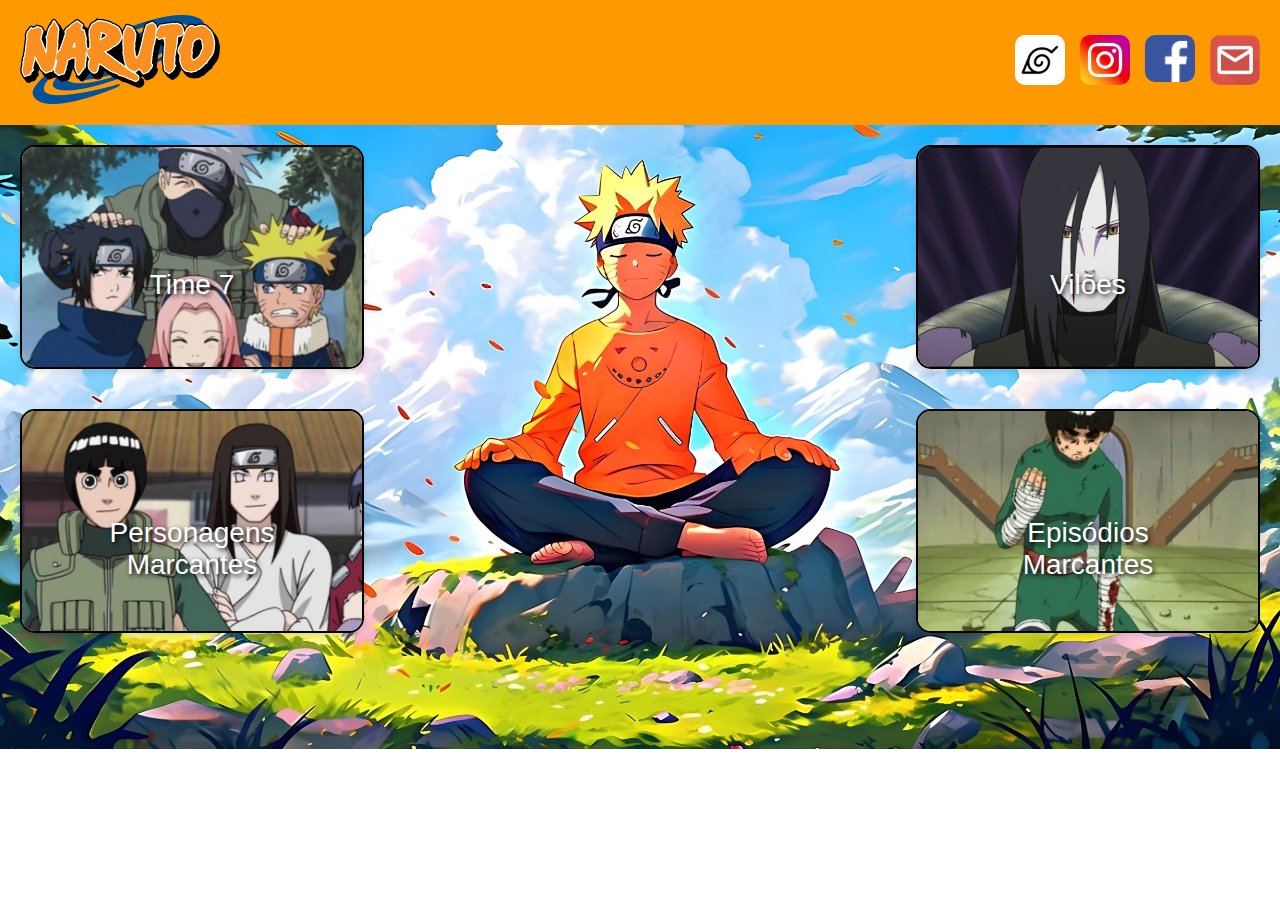
<file: index.html>
<!DOCTYPE html>
<html lang="pt-BR">
<head>
    <meta charset="UTF-8">
    <meta name="viewport" content="width=device-width, initial-scale=1.0">
    <title>Naruto</title>
    <link rel="shortcut icon" href="uzumaki.png" type="image/x-icon">
    <link rel="stylesheet" href="StyleMain.css">
</head>
<body>

    <header>
        <div class="left-header">
            <a href="index.html"><img class="logo" src="naruto_logo_800w.webp" alt="Logo"></a>
        </div>
        <div class="right-header">
            
            <a href="descricao.html" target="_blank">
                <img class="insta" src="konoha-konohagakure-hidden-leaf-village-600nw-1987977443.webp" alt="Instagram" class="icon">
            </a>
            <a href="https://www.instagram.com/uzumaki.brasil/?hl=pt-br" target="_blank">
                <img class="insta" src="insta.jpg" alt="Instagram" class="icon">
            </a>
            <a href="https://www.facebook.com/narutoofficialsns/?locale=pt_BR" target="_blank">
                <img class="face" src="facebook.png" alt="Facebook" class="icon">
            </a>
            <a href="formulario.html" target="_blank">
                <img class="email" src="icon-email-material-design-512.webp" alt="Email" class="icon">
            </a>
            
        </div>
       
    </header>

    <main>
        <div class="square-container">
            <div class="left-squares">
                <div class="square">
                    <a href="time7.html"><img src="Team 7.jpg" alt="Imagem 1">
                    <p>Time 7</p></a>
                </div>
                <div class="square">
                    <a href="personagens.html"><img src="personagens.jpg" alt="Imagem 2">
                    <p>Personagens Marcantes</p></a>
                </div>
            </div>
            <div class="right-squares">
                <div class="square">
                    <a href="viloes.html"><img src="Orochimaru.PNG.webp" alt="Imagem 3">
                    <p>Vilões</p></a>
                </div>
                <div class="square">
                    <a href="episodios.html"><img src="lee.jpg" alt="Imagem 4">
                    <p>Episódios Marcantes</p></a>
                </div>
                <br>
            </div>
        </div>
    </main>

    <script>
        const hamburger = document.getElementById('hamburger');
        const rightHeader = document.querySelector('.right-header');

        hamburger.addEventListener('click', () => {
            rightHeader.classList.toggle('active');
        });
    </script>
</body>
</html>
</file>
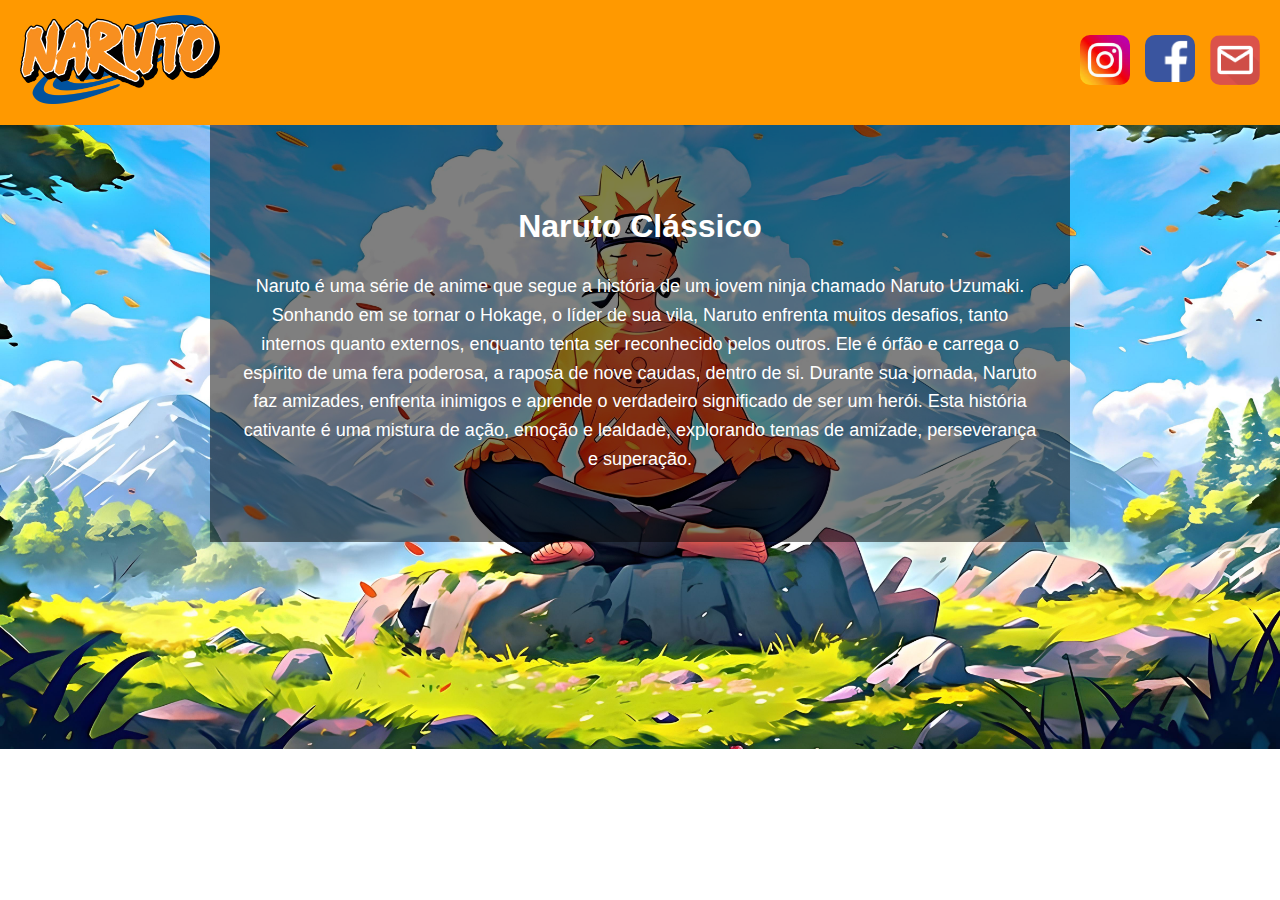
<file: descricao.html>
<!DOCTYPE html>
<html lang="pt-br">
<head>
<meta charset="UTF-8">
<meta name="viewport" content="width=device-width, initial-scale=1.0">
<title>Naruto Clássico</title>
<link rel="shortcut icon" href="uzumaki.png" type="image/x-icon">
<link rel="stylesheet" href="StyleMain.css">
<style>
body {
    margin: 0;
    background-image: url('naru\ back.jpg');
    background-size: cover;
    background-repeat: no-repeat;
    font-family: 'Roboto', sans-serif;
}

header {
    display: flex;
    justify-content: space-between;
    align-items: center;
    background-color: #ff9900;
    padding: 15px 20px;
    color: white;
    position: relative;
}

.logo {
    width: 200px;
    height: auto;
}

.face, .insta, .email {
    width: 50px;
    height: auto;
    border-radius: 10px;
}

.left-header {
    font-size: 24px;
    font-weight: bold;
}

.right-header {
    display: flex;
    gap: 15px;
}

.hamburger {
    display: none;
    flex-direction: column;
    gap: 5px;
    cursor: pointer;
}

.hamburger span {
    width: 30px;
    height: 4px;
    background-color: white;
    border-radius: 5px;
}

.description-section {
    background-color: rgba(0, 0, 0, 0.5);
    color: white;
    padding: 50px 30px;
    text-align: center;
    font-family: 'Roboto', sans-serif;
    font-size: 18px;
    line-height: 1.6;
    max-width: 800px;
    margin: 0 auto;
}

.description-section h2 {
    font-size: 32px;
    font-weight: bold;
    margin-bottom: 20px;
}

@media (max-width: 1024px) {
    .square-container {
        justify-content: center;
    }
    .square {
        width: 280px;
        height: 180px;
    }
    .left-header, .right-header {
        font-size: 20px;
    }
    .logo {
        width: 150px;
    }
    .hamburger {
        display: flex;
    }
    .right-header {
        display: none;
    }
}

@media (max-width: 768px) {
    header {
        flex-direction: column;
        text-align: center;
        padding: 10px;
    }
    .left-header, .right-header {
        font-size: 18px;
    }
    .square-container {
        flex-direction: column;
        align-items: center;
        gap: 15px;
    }
    .square {
        width: 250px;
        height: 150px;
    }
    .logo {
        width: 120px;
    }
    .right-header {
        margin-top: 10px;
    }
}

@media (max-width: 480px) {
    .square {
        width: 220px;
        height: 140px;
    }
    .left-header, .right-header {
        font-size: 16px;
    }
    .logo {
        width: 100px;
    }
    .right-header {
        flex-direction: column;
        gap: 10px;
    }
    .hamburger {
        display: flex;
    }
    .hamburger.active + .right-header {
        display: flex;
        flex-direction: column;
        gap: 10px;
    }
}
</style>
</head>
<body>
<header>
<div class="left-header">
    <a href="index.html"><img class="logo" src="naruto_logo_800w.webp" alt="Logo"></a>
</div>
<div class="right-header">
    <a href="https://www.instagram.com/uzumaki.brasil/?hl=pt-br" target="_blank">
        <img class="insta" src="insta.jpg" alt="Instagram" class="icon">
    </a>
    <a href="https://www.facebook.com/narutoofficialsns/?locale=pt_BR" target="_blank">
        <img class="face" src="facebook.png" alt="Facebook" class="icon">
    </a>
    <a href="formulario.html" target="_blank">
        <img class="email" src="icon-email-material-design-512.webp" alt="Email" class="icon">
    </a>
    <div class="hamburger" id="hamburger-icon">
        <span></span>
        <span></span>
        <span></span>
    </div>
</div>
</header>
<section class="description-section">
<h2>Naruto Clássico</h2>
<p>
Naruto é uma série de anime que segue a história de um jovem ninja chamado Naruto Uzumaki. Sonhando em se tornar o Hokage, o líder de sua vila, Naruto enfrenta muitos desafios, tanto internos quanto externos, enquanto tenta ser reconhecido pelos outros. Ele é órfão e carrega o espírito de uma fera poderosa, a raposa de nove caudas, dentro de si. Durante sua jornada, Naruto faz amizades, enfrenta inimigos e aprende o verdadeiro significado de ser um herói. Esta história cativante é uma mistura de ação, emoção e lealdade, explorando temas de amizade, perseverança e superação.
</p>
</section>
<script>
const hamburgerIcon = document.getElementById('hamburger-icon');
const rightHeader = document.querySelector('.right-header');
hamburgerIcon.addEventListener('click', () => {
    rightHeader.classList.toggle('active');
});
</script>
</body>
</html>
</file>
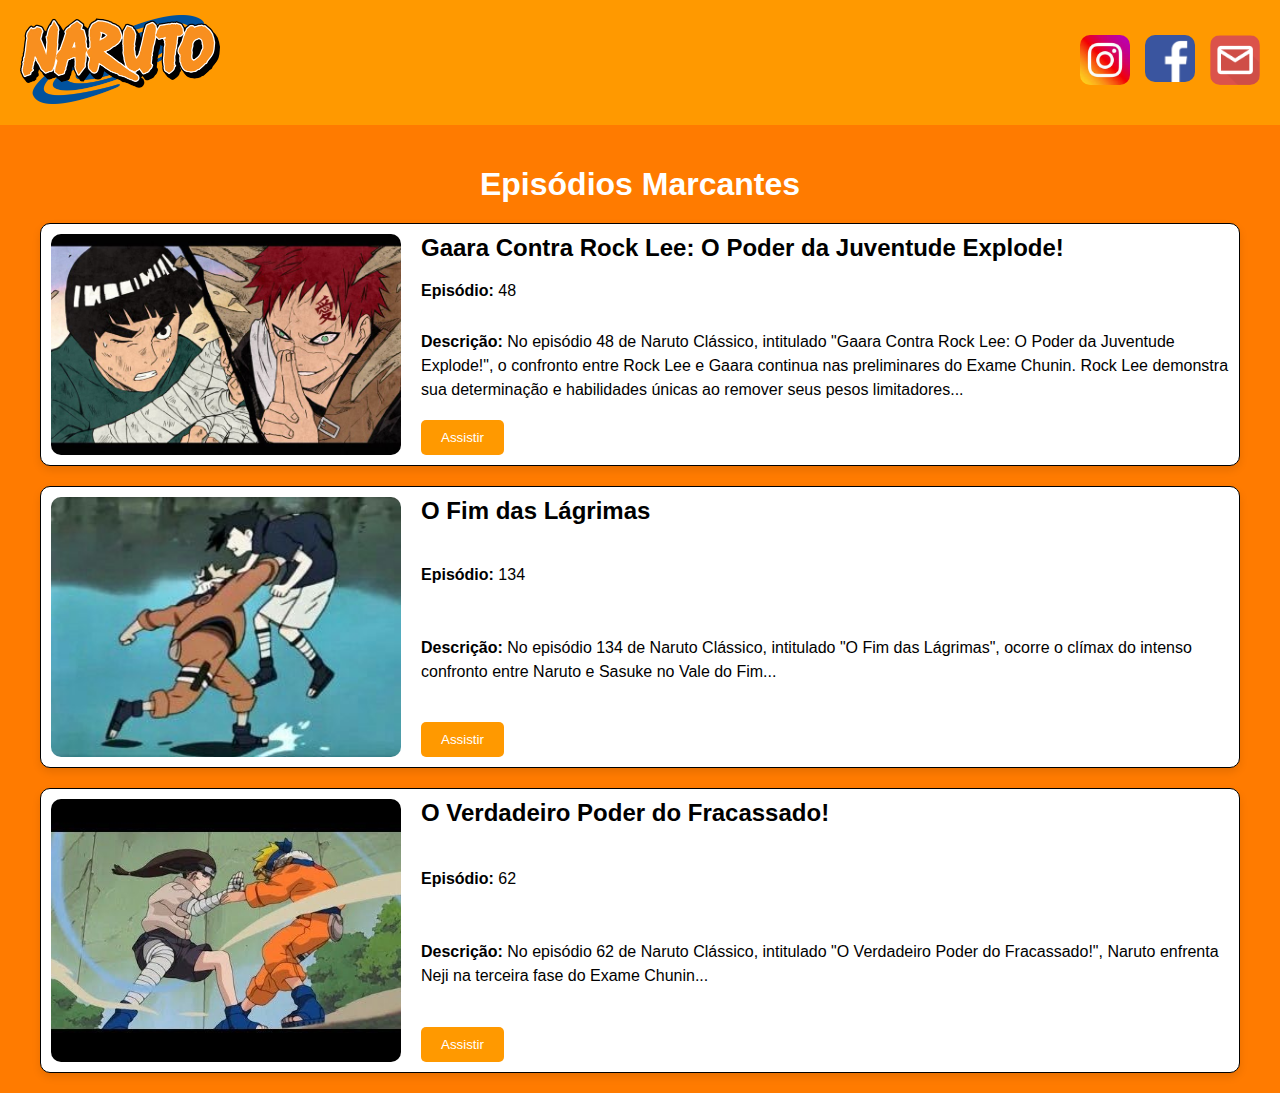
<file: episodios.html>
<!DOCTYPE html>
<html lang="pt-BR">
<head>
    <meta charset="UTF-8">
    <meta name="viewport" content="width=device-width, initial-scale=1.0">
    <title>Episódios Favoritos</title>
    <link rel="shortcut icon" href="uzumaki.png" type="image/x-icon">
    <link rel="stylesheet" href="episodios.css">
</head>
<body>
    <header>
        <div class="left-header">
            <a href="index.html">
                <img class="logo" src="naruto_logo_800w.webp" alt="Logo">
            </a>
        </div>
        <div class="right-header">
            <a href="https://www.instagram.com/uzumaki.brasil/?hl=pt-br" target="_blank">
                <img class="insta" src="insta.jpg" alt="Instagram">
            </a>
            <a href="https://www.facebook.com/narutoofficialsns/?locale=pt_BR" target="_blank">
                <img class="face" src="facebook.png" alt="Facebook">
            </a>
            <a href="Formulário.html" target="_blank">
                <img class="email" src="icon-email-material-design-512.webp" alt="Email">
            </a>
        </div>
        <div class="hamburger" id="hamburger-icon">
            <span></span>
            <span></span>
            <span></span>
        </div>
    </header>

    <main>
        <section class="favorite-episodes">
            <h1>Episódios Marcantes</h1>
            <div class="episode-list">
                <div class="episode-card">
                    <img src="Fan-Art by ito @_memo110.jpg" alt="Rock Lee vs Gaara">
                    <div class="episode-info">
                        <h2>Gaara Contra Rock Lee: O Poder da Juventude Explode!</h2>
                        <p><strong>Episódio:</strong> 48</p>
                        <p><strong>Descrição:</strong> No episódio 48 de Naruto Clássico, intitulado "Gaara Contra Rock Lee: O Poder da Juventude Explode!", o confronto entre Rock Lee e Gaara continua nas preliminares do Exame Chunin. Rock Lee demonstra sua determinação e habilidades únicas ao remover seus pesos limitadores...</p>
                        <button class="trailer-btn" data-video="https://www.youtube.com/embed/In9eYQtLUwA?si=POc2an1JxL2EOK38">Assistir</button>
                    </div>
                </div>

                <div class="episode-card">
                    <img src="Naruto vs Sasuke - Naruto.jpg" alt="Naruto vs Sasuke">
                    <div class="episode-info">
                        <h2>O Fim das Lágrimas</h2>
                        <p><strong>Episódio:</strong> 134</p>
                        <p><strong>Descrição:</strong> No episódio 134 de Naruto Clássico, intitulado "O Fim das Lágrimas", ocorre o clímax do intenso confronto entre Naruto e Sasuke no Vale do Fim...</p>
                        <button class="trailer-btn" data-video="https://www.youtube.com/embed/ZtqkOgVOqdw?si=v_-KJ-df7aW0PuDs">Assistir</button>
                    </div>
                </div>

                <div class="episode-card">
                    <img src="neji vs naruto.jpg" alt="Neji vs Naruto">
                    <div class="episode-info">
                        <h2>O Verdadeiro Poder do Fracassado!</h2>
                        <p><strong>Episódio:</strong> 62</p>
                        <p><strong>Descrição:</strong> No episódio 62 de Naruto Clássico, intitulado "O Verdadeiro Poder do Fracassado!", Naruto enfrenta Neji na terceira fase do Exame Chunin...</p>
                        <button class="trailer-btn" data-video="https://www.youtube.com/embed/AawzR3z6DLk?si=6YMNVc8wAuEyO2A4">Assistir</button>
                    </div>
                </div>
            </div>
        </section>
    </main>

    <div class="modal" id="trailerModal">
        <div class="modal-content">
            <span class="close-btn" id="closeModal">&times;</span>



            <iframe src="" id="trailerIframe"></iframe> 



        </div>
    </div>

    <script>
        document.querySelectorAll('.trailer-btn').forEach(button => {
            button.addEventListener('click', (event) => {
                const videoUrl = event.target.getAttribute('data-video');
                document.getElementById('trailerIframe').src = videoUrl;
                document.getElementById('trailerModal').style.display = 'block';
            });
        });

        document.getElementById('closeModal').addEventListener('click', () => {
            document.getElementById('trailerModal').style.display = 'none';
            document.getElementById('trailerIframe').src = ''; 
        });
    </script>
</body>
</html>
</file>
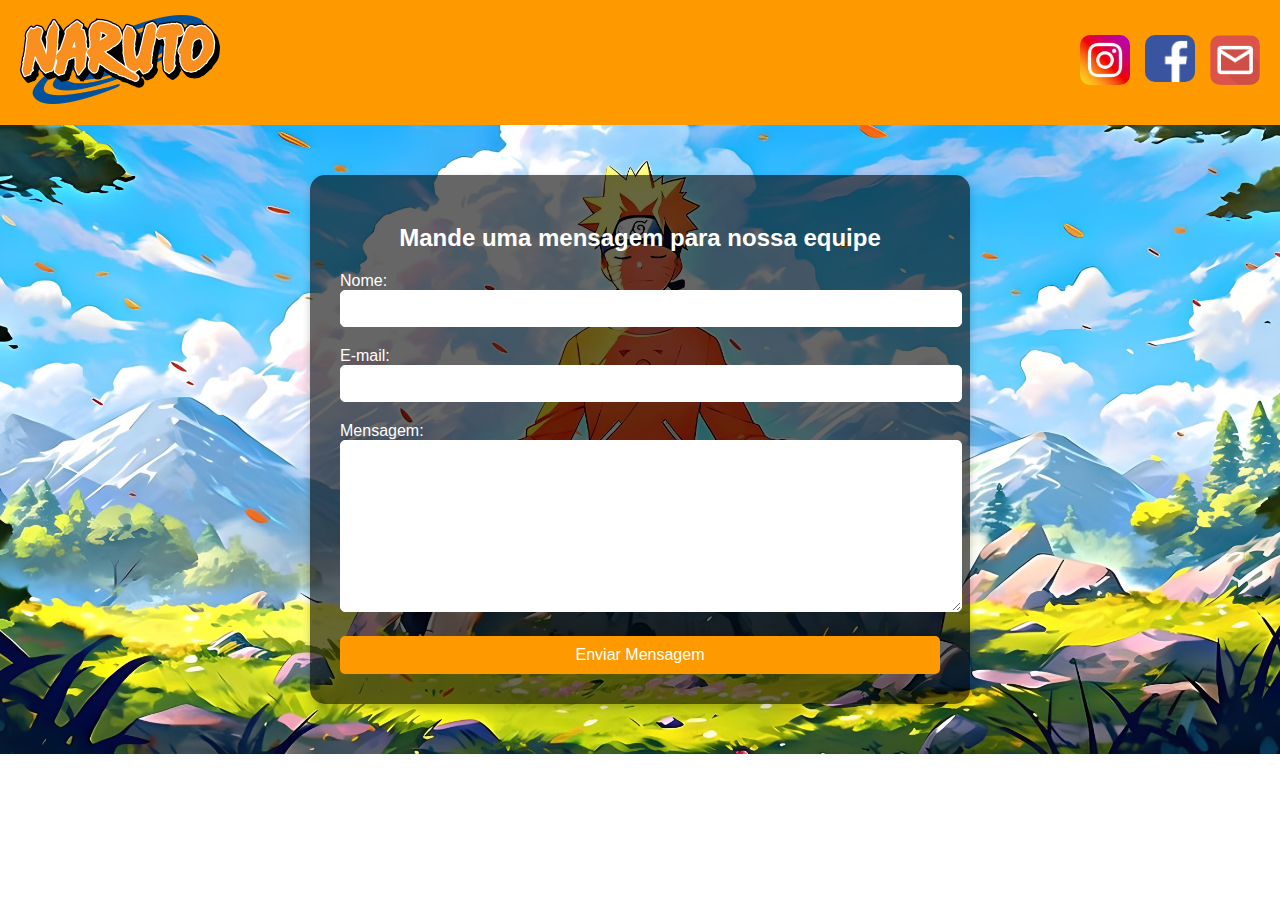
<file: formulario.html>
<!DOCTYPE html>
<html lang="pt-br">
<head>
    <meta charset="UTF-8">
    <meta name="viewport" content="width=device-width, initial-scale=1.0">
    <title>formulario - Mande uma Mensagem</title>
    <style>
        body {
            margin: 0;
            background-image: url('naru\ back.jpg');
            background-size: cover;
            background-repeat: no-repeat;
            font-family: 'Roboto', sans-serif; 
        }

        
        header {
            display: flex;
            justify-content: space-between;
            align-items: center;
            background-color: #ff9900;
            padding: 15px 20px;
            color: white;
            position: relative;
        }

        .logo {
            width: 200px;
            height: auto;
        }

        .face, .insta, .email {
            width: 50px;
            height: auto;
            border-radius: 10px;
        }

        .left-header {
            font-size: 24px;
            font-weight: bold;
        }

        .right-header {
            display: flex;
            gap: 15px;
        }

        .hamburger {
            display: none;
            flex-direction: column;
            gap: 5px;
            cursor: pointer;
        }

        .hamburger span {
            width: 30px;
            height: 4px;
            border-radius: 5px;
        }

        
        .form-container {
            max-width: 600px;
            margin: 50px auto;
            background-color: rgba(0, 0, 0, 0.6); 
            padding: 30px;
            color: #fff;
            border-radius: 15px;
            box-shadow: 0 4px 8px rgba(0, 0, 0, 0.2);
        }

        .form-container h2 {
            text-align: center;
            font-size: 24px;
            margin-bottom: 20px;
            color: white;
        }

        .form-container input, .form-container textarea {
            width: 100%;
            padding: 10px;
            margin-bottom: 20px;
            border: 1px solid #fff;
            border-radius: 5px;
            color: #333;
        }

        .form-container textarea {
            height: 150px;
        }

        .form-container button {
            width: 100%;
            padding: 10px;
            background-color: #ff9900;
            color: white;
            border: none;
            border-radius: 5px;
            font-size: 16px;
            cursor: pointer;
        }

        .form-container button:hover {
            background-color: #cc7a00;
        }

        
        @media (max-width: 1024px) {
            .logo {
                width: 150px;
            }

            .left-header, .right-header {
                font-size: 20px;
            }

            .hamburger {
                display: flex;
            }

            .right-header {
                display: none;
            }
        }

        @media (max-width: 768px) {
            header {
                flex-direction: column;
                text-align: center;
                padding: 10px;
            }

            .left-header, .right-header {
                font-size: 18px;
            }

            .logo {
                width: 120px;
            }

            .right-header {
                margin-top: 10px;
            }

            .hamburger.active + .right-header {
                display: flex;
                flex-direction: column;
                gap: 10px;
            }
        }

        @media (max-width: 480px) {
            .logo {
                width: 100px;
            }

            .left-header, .right-header {
                font-size: 16px;
            }

            .right-header {
                flex-direction: column;
                gap: 10px;
            }

            .hamburger {
                display: flex;
            }

            .hamburger.active + .right-header {
                display: flex;
                flex-direction: column;
                gap: 10px;
            }
        }
    </style>
</head>
<body>

    <header>
        <div class="left-header">
            <a href="index.html"><img class="logo" src="naruto_logo_800w.webp" alt="Logo"></a>
        </div>
        <div class="right-header">
            <a href="https://www.instagram.com/uzumaki.brasil/?hl=pt-br" target="_blank">
                <img class="insta" src="insta.jpg" alt="Instagram">
            </a>
            <a href="https://www.facebook.com/narutoofficialsns/?locale=pt_BR" target="_blank">
                <img class="face" src="facebook.png" alt="Facebook">
            </a>
            <a href="formulario.html" target="_blank">
                <img class="email" src="icon-email-material-design-512.webp" alt="Email">
            </a>
           
            <div class="hamburger" id="hamburger-icon">
                <span></span>
                <span></span>
                <span></span>
            </div>
        </div>
    </header>

    <div class="form-container">
        <h2>Mande uma mensagem para nossa equipe</h2>
        <form id="contact-form">
            <label for="name">Nome:</label>
            <input type="text" id="name" name="name" required>

            <label for="email">E-mail:</label>
            <input type="email" id="email" name="email" required>

            <label for="message">Mensagem:</label>
            <textarea id="message" name="message" required></textarea>

            <button type="submit">Enviar Mensagem</button>
        </form>
    </div>

    <script>
        document.getElementById('contact-form').addEventListener('submit', function(event) {
            event.preventDefault();  // Previne o envio real do formulario
            
            // Exibir alerta de mensagem enviada
            alert('Sua mensagem foi enviada com sucesso!');
            
            // Limpar campos do formulario
            document.getElementById('contact-form').reset();
        });
    </script>

</body>
</html>
</file>
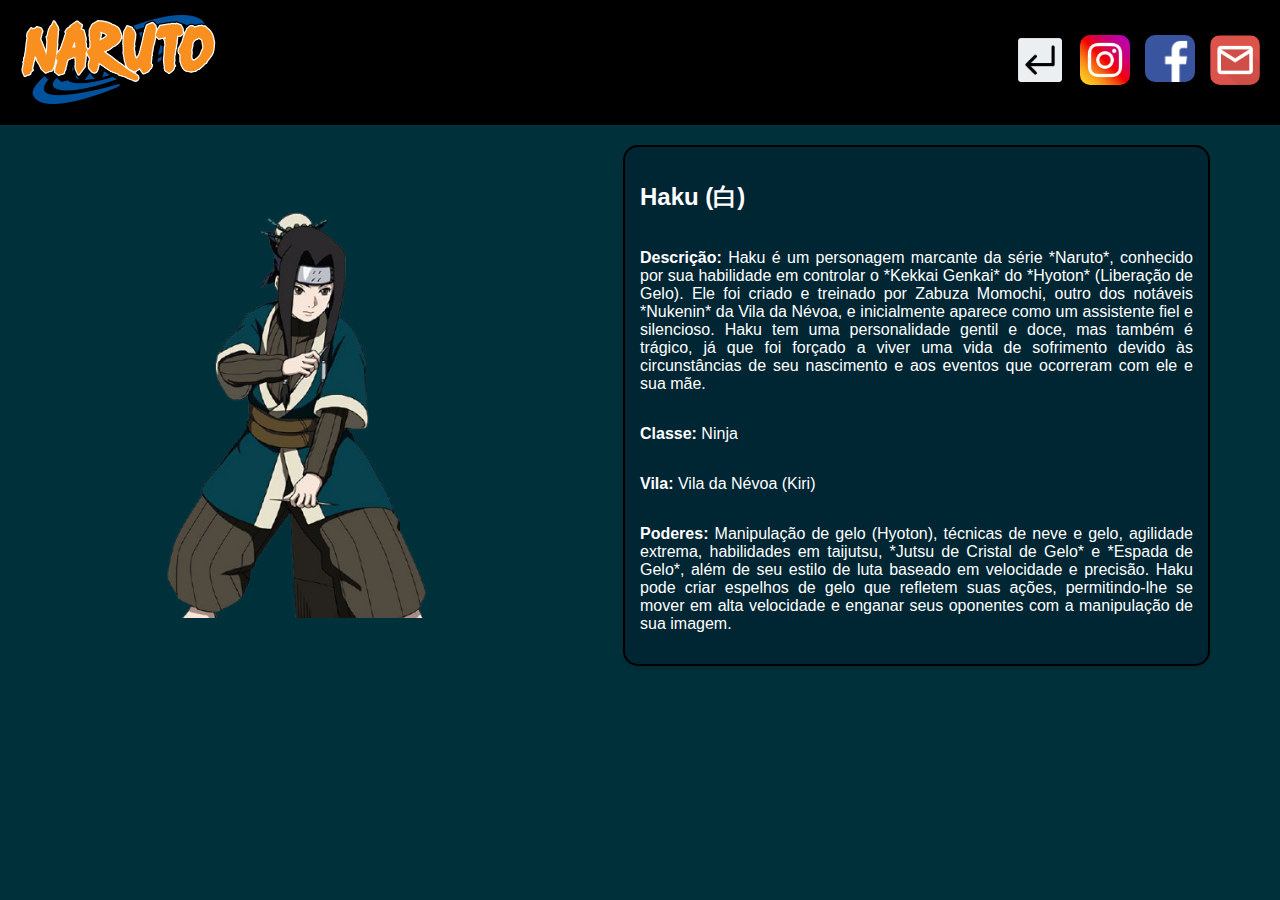
<file: haku.html>
<!DOCTYPE html>
<html lang="pt-BR">
<head>
    <meta charset="UTF-8">
    <meta name="viewport" content="width=device-width, initial-scale=1.0">
    <title>Vilão - Haku</title>
    <link rel="stylesheet" href="haku.css">
    <link rel="shortcut icon" href="uzumaki.png" type="image/x-icon">
</head>
<body>

    <header>
        <div class="left-header">
           <a href="index.html"><img class="logo" src="naruto_logo_800w.webp" alt="Logo"></a> 
        </div>
        <div class="right-header">
            <a href="viloes.html" ><img class="insta" src="return.png" alt="Instagram" class="icon"></a>
            <a href="https://www.instagram.com/uzumaki.brasil/?hl=pt-br" target="_blank"><img class="insta" src="insta.jpg" alt="Instagram" class="icon"></a>
            <a href="https://www.facebook.com/narutoofficialsns/?locale=pt_BR" target="_blank"><img class="face" src="facebook.png" alt="Facebook" class="icon"></a> 
            <a href="formulario.html" target="_blank"><img class="email" src="icon-email-material-design-512.webp" alt="Email" class="icon"></a>
        </div>
        <div class="hamburger" id="hamburger-icon">
            <span></span>
            <span></span>
            <span></span>
        </div>
    </header>

    <main>
        <section class="villain-info">
            <div class="villain-image">
                <img src="haku.png" alt="Haku" class="villain-img">
            </div>
            <div class="villain-description">
                <h2>Haku (白)</h2>
                <p><strong>Descrição:</strong> Haku é um personagem marcante da série *Naruto*, conhecido por sua habilidade em controlar o *Kekkai Genkai* do *Hyoton* (Liberação de Gelo). Ele foi criado e treinado por Zabuza Momochi, outro dos notáveis *Nukenin* da Vila da Névoa, e inicialmente aparece como um assistente fiel e silencioso. Haku tem uma personalidade gentil e doce, mas também é trágico, já que foi forçado a viver uma vida de sofrimento devido às circunstâncias de seu nascimento e aos eventos que ocorreram com ele e sua mãe.</p>
                <p><strong>Classe:</strong> Ninja</p>
                <p><strong>Vila:</strong> Vila da Névoa (Kiri)</p>
                <p><strong>Poderes:</strong> Manipulação de gelo (Hyoton), técnicas de neve e gelo, agilidade extrema, habilidades em taijutsu, *Jutsu de Cristal de Gelo* e *Espada de Gelo*, além de seu estilo de luta baseado em velocidade e precisão. Haku pode criar espelhos de gelo que refletem suas ações, permitindo-lhe se mover em alta velocidade e enganar seus oponentes com a manipulação de sua imagem.</p>
            </div>
        </section>
    </main>

    <script>
        const hamburger = document.getElementById("hamburger-icon");
        const rightHeader = document.querySelector(".right-header");

        hamburger.addEventListener("click", () => {
            rightHeader.classList.toggle("active");
        });
    </script>

</body>
</html>
</file>
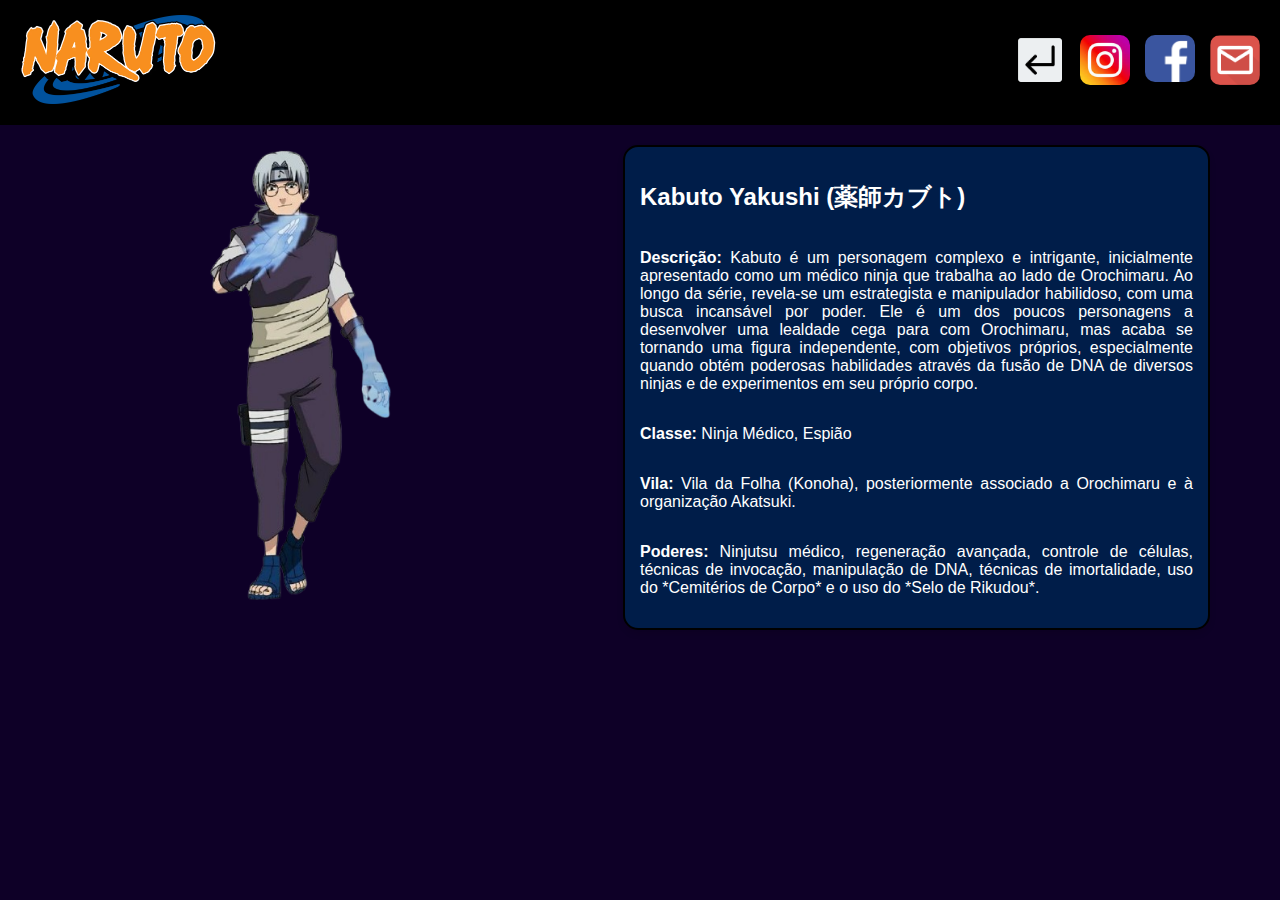
<file: kabuto.html>
<!DOCTYPE html>
<html lang="pt-BR">
<head>
    <meta charset="UTF-8">
    <meta name="viewport" content="width=device-width, initial-scale=1.0">
    <title>Vilão - Kabuto</title>
    <link rel="stylesheet" href="kabuto.css">
    <link rel="shortcut icon" href="uzumaki.png" type="image/x-icon">
</head>
<body>

    <header>
        <div class="left-header">
           <a href="index.html"><img class="logo" src="naruto_logo_800w.webp" alt="Logo"></a> 
        </div>
        <div class="right-header">
            <a href="viloes.html" ><img class="insta" src="return.png" alt="Instagram" class="icon"></a>
            <a href="https://www.instagram.com/uzumaki.brasil/?hl=pt-br" target="_blank"><img class="insta" src="insta.jpg" alt="Instagram" class="icon"></a>
            <a href="https://www.facebook.com/narutoofficialsns/?locale=pt_BR" target="_blank"><img class="face" src="facebook.png" alt="Facebook" class="icon"></a> 
            <a href="formulario.html" target="_blank"><img class="email" src="icon-email-material-design-512.webp" alt="Email" class="icon"></a>
        </div>
        
        <div class="hamburger" id="hamburger-icon">
            <span></span>
            <span></span>
            <span></span>
        </div>
    </header>

    <main>
        <section class="villain-info">
            <div class="villain-image">
                <img src="kabutoooo.png" alt="Orochimaru" class="villain-img">
            </div>
            <div class="villain-description">
                <h2>Kabuto Yakushi (薬師カブト)</h2>
                <p><strong>Descrição:</strong> Kabuto é um personagem complexo e intrigante, inicialmente apresentado como um médico ninja que trabalha ao lado de Orochimaru. Ao longo da série, revela-se um estrategista e manipulador habilidoso, com uma busca incansável por poder. Ele é um dos poucos personagens a desenvolver uma lealdade cega para com Orochimaru, mas acaba se tornando uma figura independente, com objetivos próprios, especialmente quando obtém poderosas habilidades através da fusão de DNA de diversos ninjas e de experimentos em seu próprio corpo.</p>
                <p><strong>Classe:</strong> Ninja Médico, Espião</p>
                <p><strong>Vila:</strong> Vila da Folha (Konoha), posteriormente associado a Orochimaru e à organização Akatsuki.</p>
                <p><strong>Poderes:</strong> Ninjutsu médico, regeneração avançada, controle de células, técnicas de invocação, manipulação de DNA, técnicas de imortalidade, uso do *Cemitérios de Corpo* e o uso do *Selo de Rikudou*.</p>
            </div>
            
        </section>
    </main>

    <script>
        const hamburger = document.getElementById("hamburger-icon");
        const rightHeader = document.querySelector(".right-header");

        hamburger.addEventListener("click", () => {
            rightHeader.classList.toggle("active");
        });
    </script>

</body>
</html>
</file>
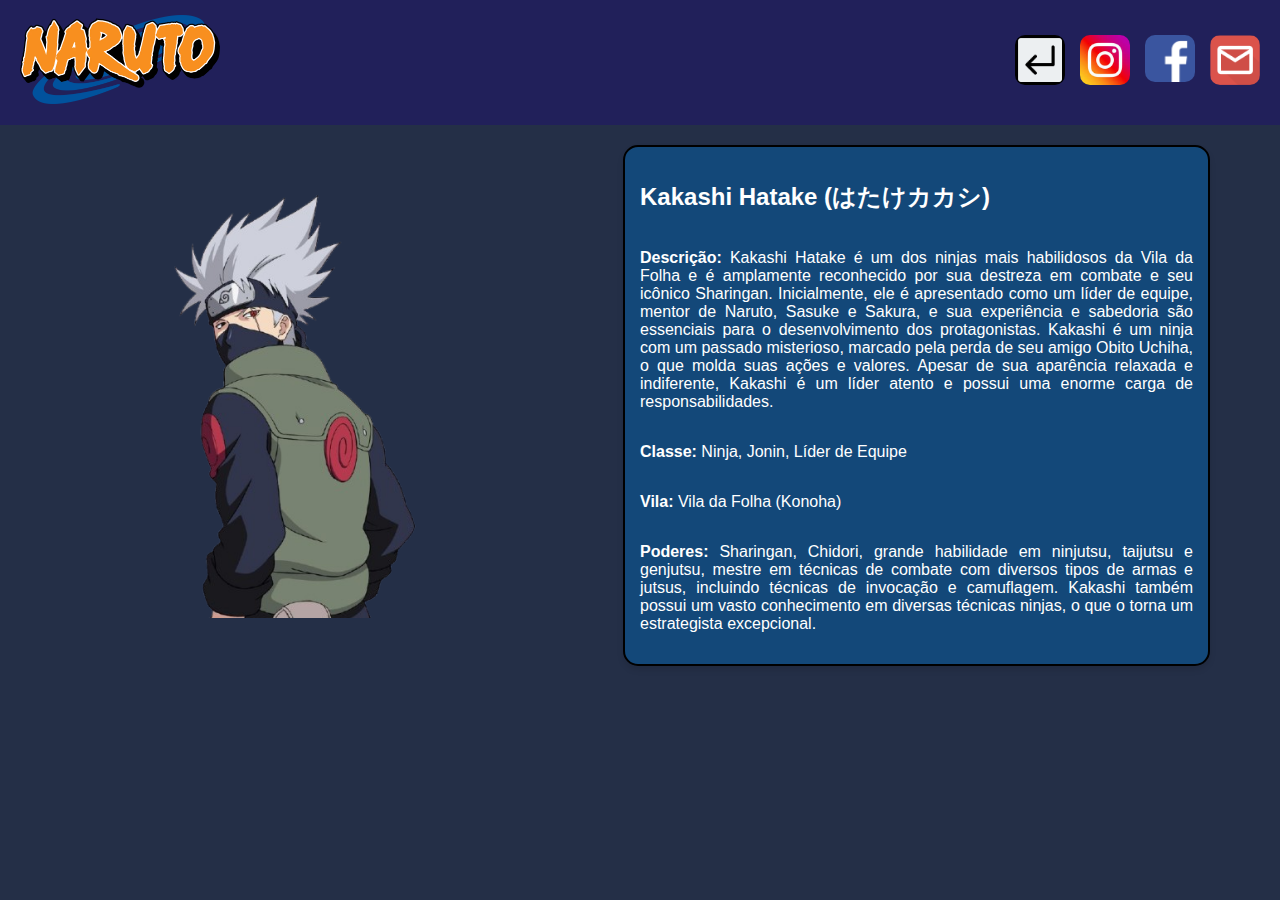
<file: kakashi.html>
<!DOCTYPE html>
<html lang="pt-BR">
<head>
    <meta charset="UTF-8">
    <meta name="viewport" content="width=device-width, initial-scale=1.0">
    <title>Kakashi</title>
    <link rel="stylesheet" href="kakashi.css">
    <link rel="shortcut icon" href="uzumaki.png" type="image/x-icon">
</head>
<body>

    <header>
        <div class="left-header">
           <a href="index.html"><img class="logo" src="naruto_logo_800w.webp" alt="Logo"></a> 
        </div>
        <div class="right-header">
            <a href="time7.html" ><img class="insta" src="return.png" alt="Instagram" class="icon"></a>
            <a href="https://www.instagram.com/uzumaki.brasil/?hl=pt-br" target="_blank"><img class="insta" src="insta.jpg" alt="Instagram" class="icon"></a>
            <a href="https://www.facebook.com/narutoofficialsns/?locale=pt_BR" target="_blank"><img class="face" src="facebook.png" alt="Facebook" class="icon"></a> 
            <a href="formulario.html" target="_blank"><img class="email" src="icon-email-material-design-512.webp" alt="Email" class="icon"></a>
        </div>
        
        <div class="hamburger" id="hamburger-icon">
            <span></span>
            <span></span>
            <span></span>
        </div>
    </header>

    <main>
        <section class="hero-info">
            <div class="hero-image">
                <img src="Kakashi-removebg-preview.png" alt="Kakashi" class="hero-img">
            </div>
            <div class="hero-description">
                <h2>Kakashi Hatake (はたけカカシ)</h2>
                <p><strong>Descrição:</strong> Kakashi Hatake é um dos ninjas mais habilidosos da Vila da Folha e é amplamente reconhecido por sua destreza em combate e seu icônico Sharingan. Inicialmente, ele é apresentado como um líder de equipe, mentor de Naruto, Sasuke e Sakura, e sua experiência e sabedoria são essenciais para o desenvolvimento dos protagonistas. Kakashi é um ninja com um passado misterioso, marcado pela perda de seu amigo Obito Uchiha, o que molda suas ações e valores. Apesar de sua aparência relaxada e indiferente, Kakashi é um líder atento e possui uma enorme carga de responsabilidades.</p>
                <p><strong>Classe:</strong> Ninja, Jonin, Líder de Equipe</p>
                <p><strong>Vila:</strong> Vila da Folha (Konoha)</p>
                <p><strong>Poderes:</strong> Sharingan, Chidori, grande habilidade em ninjutsu, taijutsu e genjutsu, mestre em técnicas de combate com diversos tipos de armas e jutsus, incluindo técnicas de invocação e camuflagem. Kakashi também possui um vasto conhecimento em diversas técnicas ninjas, o que o torna um estrategista excepcional.</p>
            </div>
        </section>
    </main>

    <script>
        const hamburger = document.getElementById("hamburger-icon");
        const rightHeader = document.querySelector(".right-header");

        hamburger.addEventListener("click", () => {
            rightHeader.classList.toggle("active");
        });
    </script>

</body>
</html>
</file>
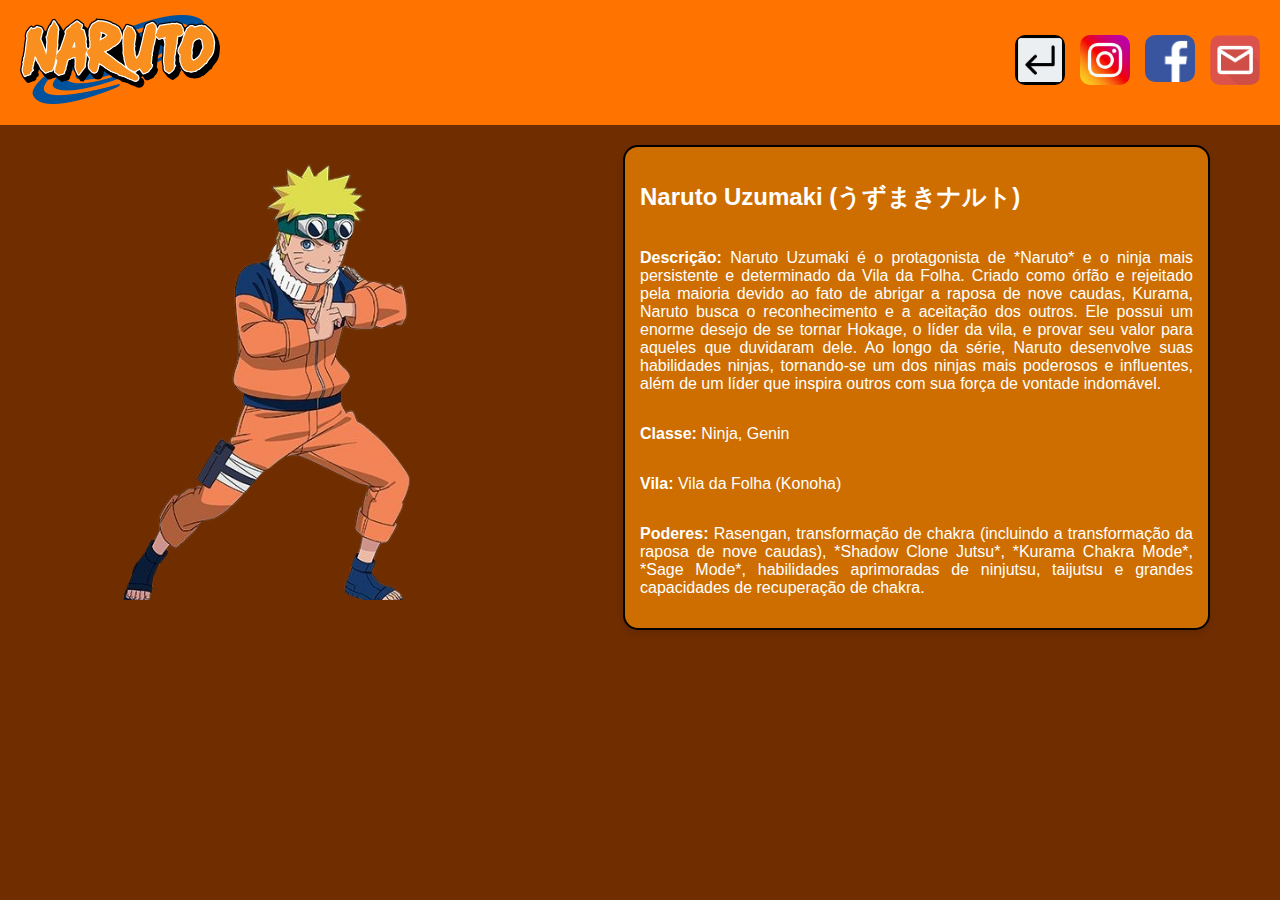
<file: naruto.html>
<!DOCTYPE html>
<html lang="pt-BR">
<head>
    <meta charset="UTF-8">
    <meta name="viewport" content="width=device-width, initial-scale=1.0">
    <title>Naruto</title>
    <link rel="stylesheet" href="naruto.css">
    <link rel="shortcut icon" href="uzumaki.png" type="image/x-icon">
</head>
<body>

    <header>
        <div class="left-header">
           <a href="index.html"><img class="logo" src="naruto_logo_800w.webp" alt="Logo"></a> 
        </div>
        <div class="right-header">
            <a href="time7.html" ><img class="insta" src="return.png" alt="Instagram" class="icon"></a>
            <a href="https://www.instagram.com/uzumaki.brasil/?hl=pt-br" target="_blank"><img class="insta" src="insta.jpg" alt="Instagram" class="icon"></a>
            <a href="https://www.facebook.com/narutoofficialsns/?locale=pt_BR" target="_blank"><img class="face" src="facebook.png" alt="Facebook" class="icon"></a> 
            <a href="formulario.html" target="_blank"><img class="email" src="icon-email-material-design-512.webp" alt="Email" class="icon"></a>
        </div>
        
        <div class="hamburger" id="hamburger-icon">
            <span></span>
            <span></span>
            <span></span>
        </div>
    </header>

    <main>
        <section class="hero-info">
            <div class="hero-image">
                <img src="Naruto_Uzumaki_by_AiKawaiiChan_on_DeviantArt-removebg-preview.png" alt="Naruto" class="hero-img">
            </div>
            <div class="hero-description">
                <h2>Naruto Uzumaki (うずまきナルト)</h2>
                <p><strong>Descrição:</strong> Naruto Uzumaki é o protagonista de *Naruto* e o ninja mais persistente e determinado da Vila da Folha. Criado como órfão e rejeitado pela maioria devido ao fato de abrigar a raposa de nove caudas, Kurama, Naruto busca o reconhecimento e a aceitação dos outros. Ele possui um enorme desejo de se tornar Hokage, o líder da vila, e provar seu valor para aqueles que duvidaram dele. Ao longo da série, Naruto desenvolve suas habilidades ninjas, tornando-se um dos ninjas mais poderosos e influentes, além de um líder que inspira outros com sua força de vontade indomável.</p>
                <p><strong>Classe:</strong> Ninja, Genin</p>
                <p><strong>Vila:</strong> Vila da Folha (Konoha)</p>
                <p><strong>Poderes:</strong> Rasengan, transformação de chakra (incluindo a transformação da raposa de nove caudas), *Shadow Clone Jutsu*, *Kurama Chakra Mode*, *Sage Mode*, habilidades aprimoradas de ninjutsu, taijutsu e grandes capacidades de recuperação de chakra.</p>
            </div>
            
        </section>
    </main>

    <script>
        const hamburger = document.getElementById("hamburger-icon");
        const rightHeader = document.querySelector(".right-header");

        hamburger.addEventListener("click", () => {
            rightHeader.classList.toggle("active");
        });
    </script>

</body>
</html>
</file>
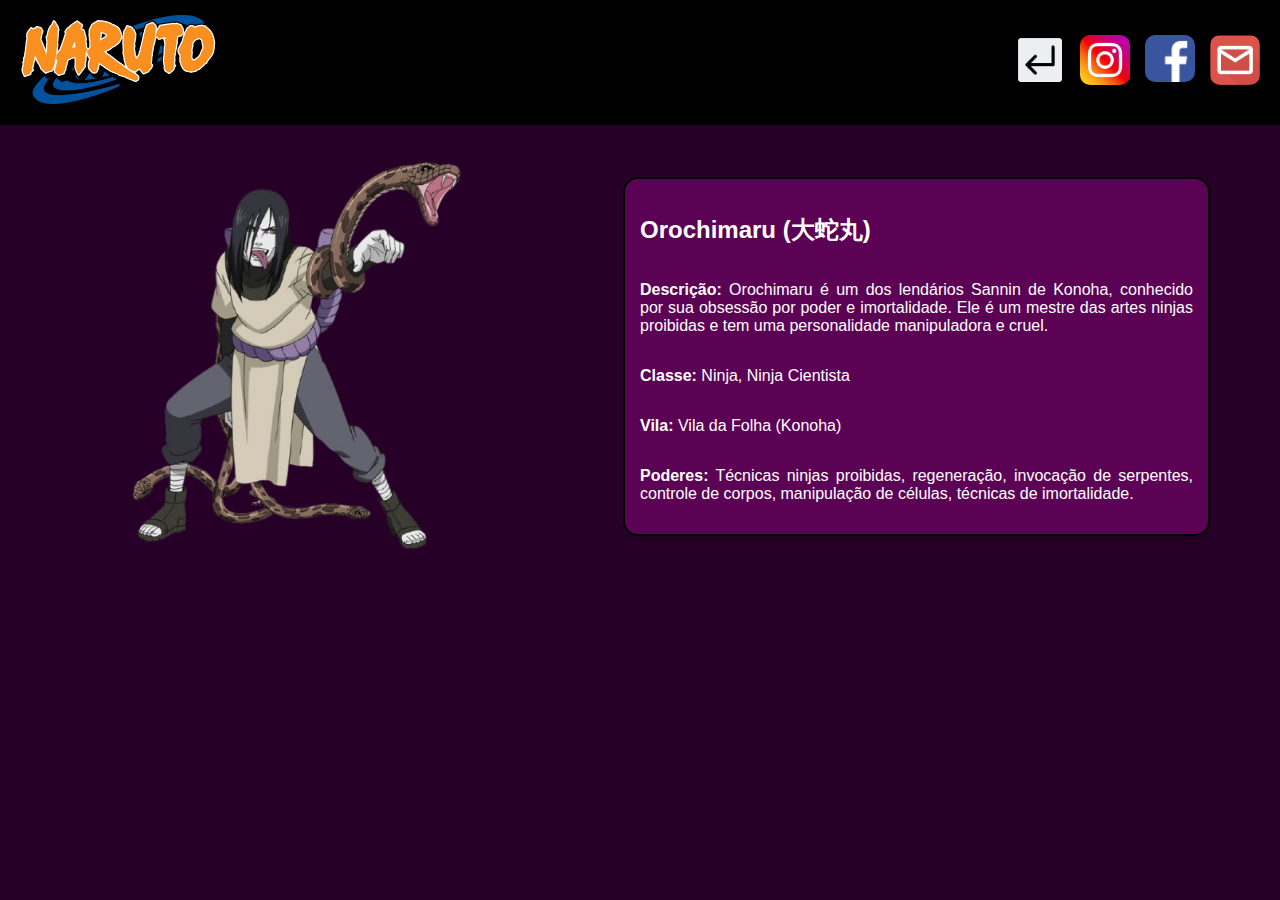
<file: orochimaru.html>
<!DOCTYPE html>
<html lang="pt-BR">
<head>
    <meta charset="UTF-8">
    <meta name="viewport" content="width=device-width, initial-scale=1.0">
    <title>Vilão - Orochimaru</title>
    <link rel="stylesheet" href="vilao.css">
    <link rel="shortcut icon" href="uzumaki.png" type="image/x-icon">
</head>
<body>

    <header>
        <div class="left-header">
           <a href="index.html"><img class="logo" src="naruto_logo_800w.webp" alt="Logo"></a> 
        </div>
        <div class="right-header">
            <a href="viloes.html" ><img class="insta" src="return.png" alt="Instagram" class="icon"></a>
            <a href="https://www.instagram.com/uzumaki.brasil/?hl=pt-br" target="_blank"><img class="insta" src="insta.jpg" alt="Instagram" class="icon"></a>
            <a href="https://www.facebook.com/narutoofficialsns/?locale=pt_BR" target="_blank"><img class="face" src="facebook.png" alt="Facebook" class="icon"></a> 
            <a href="formulario.html" target="_blank"><img class="email" src="icon-email-material-design-512.webp" alt="Email" class="icon"></a>
        </div>
        
        <div class="hamburger" id="hamburger-icon">
            <span></span>
            <span></span>
            <span></span>
        </div>
    </header>

    <main>
        <section class="villain-info">
            <div class="villain-image">
                <img src="orochimaruss.png" alt="Orochimaru" class="villain-img">
            </div>
            <div class="villain-description">
                <h2>Orochimaru (大蛇丸)</h2>
                <p><strong>Descrição:</strong> Orochimaru é um dos lendários Sannin de Konoha, conhecido por sua obsessão por poder e imortalidade. Ele é um mestre das artes ninjas proibidas e tem uma personalidade manipuladora e cruel.</p>
                <p><strong>Classe:</strong> Ninja, Ninja Cientista</p>
                <p><strong>Vila:</strong> Vila da Folha (Konoha)</p>
                <p><strong>Poderes:</strong> Técnicas ninjas proibidas, regeneração, invocação de serpentes, controle de corpos, manipulação de células, técnicas de imortalidade.</p>
            </div>
        </section>
    </main>

    <script>
        const hamburger = document.getElementById("hamburger-icon");
        const rightHeader = document.querySelector(".right-header");

        hamburger.addEventListener("click", () => {
            rightHeader.classList.toggle("active");
        });
    </script>

</body>
</html>
</file>
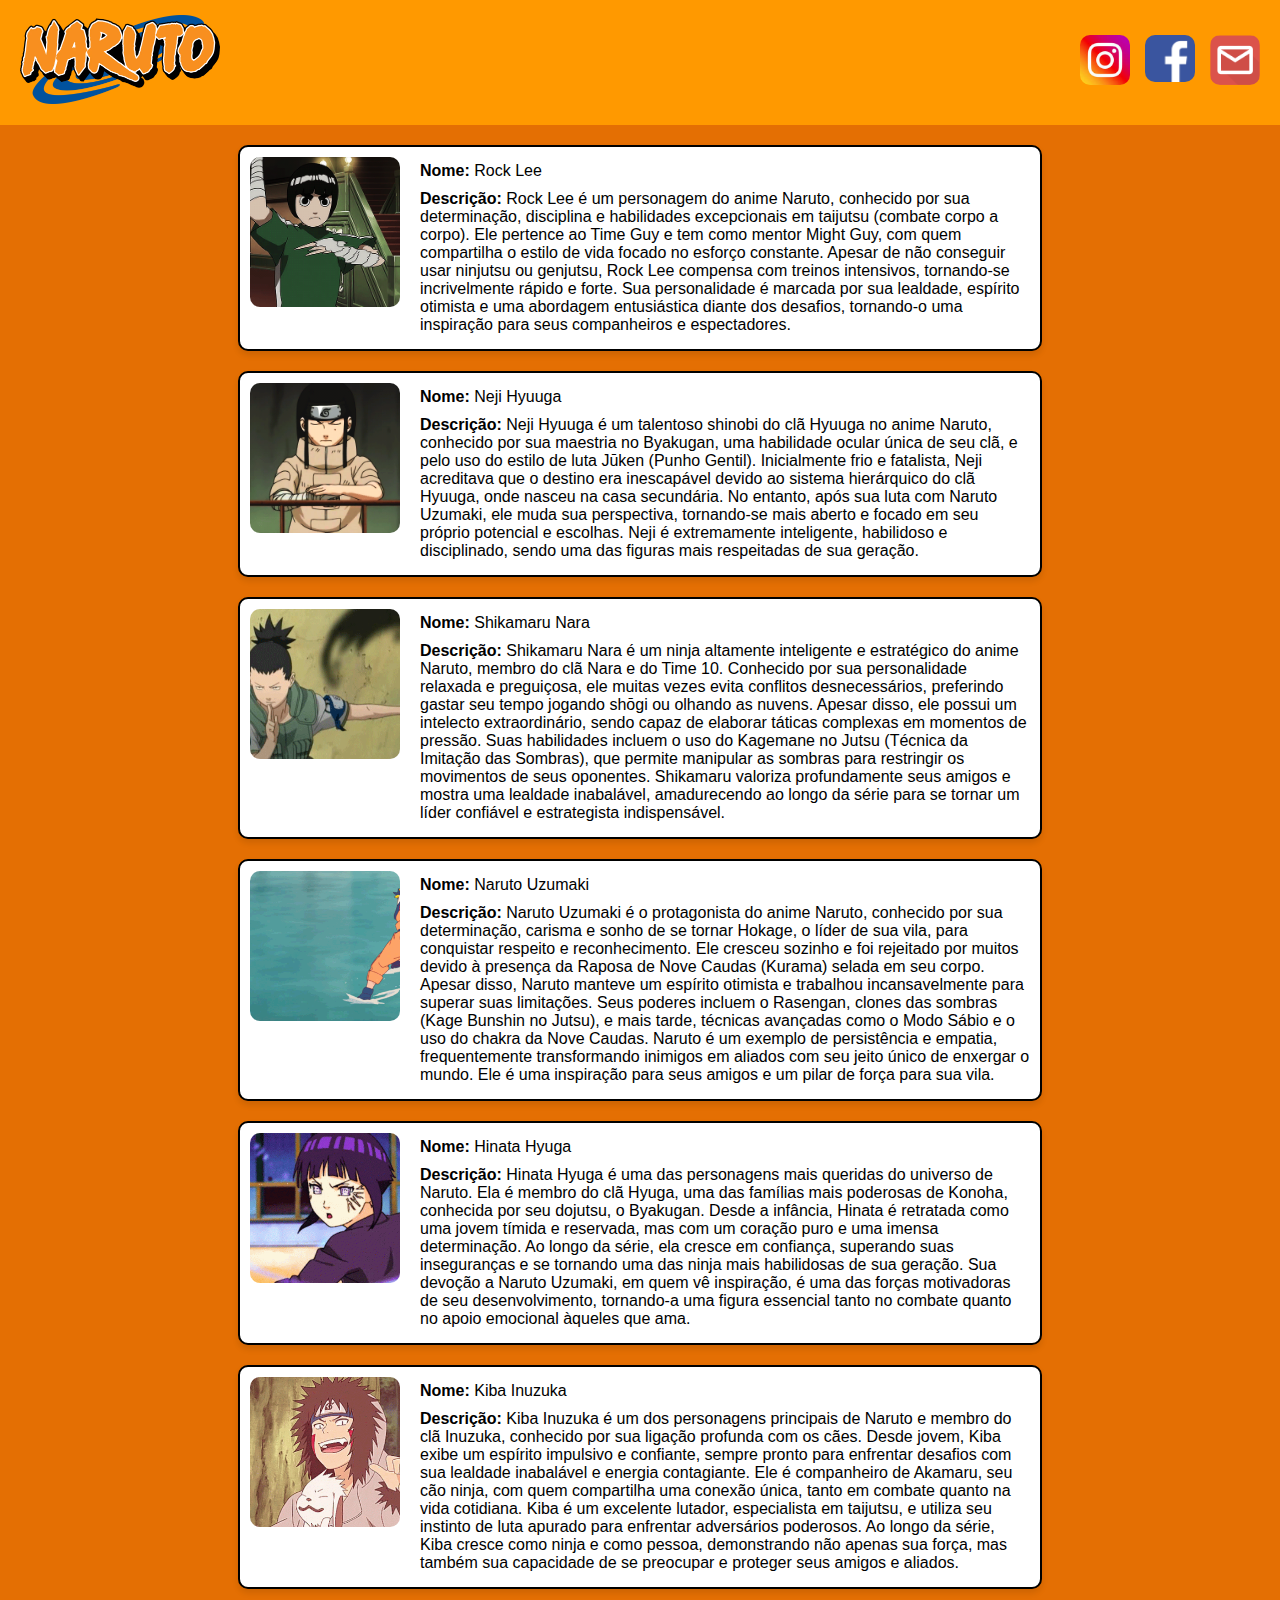
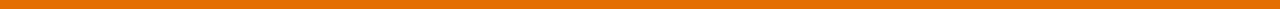
<file: personagens.html>
<!DOCTYPE html>
<html lang="pt-BR">
<head>
    <meta charset="UTF-8">
    <meta name="viewport" content="width=device-width, initial-scale=1.0">
    <title>Personagens</title>
    <link rel="shortcut icon" href="uzumaki.png" type="image/x-icon">
    <link rel="stylesheet" href="personagens.css"> 
</head>
<body>
    
   
    <header>
        <div class="left-header">
           <a href="index.html"><img class="logo" src="naruto_logo_800w.webp" alt=""></a> 
        </div>
        <div class="right-header">
            <a href="https://www.instagram.com/uzumaki.brasil/?hl=pt-br" target="_blank"> <img class="insta" src="insta.jpg" alt="Instagram" class="icon" ></a>
            <a href="https://www.facebook.com/narutoofficialsns/?locale=pt_BR" target="_blank"><img class="face" src="facebook.png" alt="Facebook" class="icon"></a> 
            <a href="formulario.html" target="_blank"><img class="email" src="icon-email-material-design-512.webp" alt="Email" class="icon"></a>
        </div>
        
        <div class="hamburger" id="hamburger-icon">
            <span></span>
            <span></span>
            <span></span>
        </div>
    </header>

    
    <main>
        <div class="character-list">
            
            <div class="character-card">
                <div class="character-image">
                    <img src="rocklee.gif" alt="rl">
                </div>
                <div class="character-info">
                    <p><strong>Nome:</strong> Rock Lee</p>
                    <p><strong>Descrição:</strong> Rock Lee é um personagem do anime Naruto, conhecido por sua determinação, disciplina e habilidades excepcionais em taijutsu (combate corpo a corpo). Ele pertence ao Time Guy e tem como mentor Might Guy, com quem compartilha o estilo de vida focado no esforço constante. Apesar de não conseguir usar ninjutsu ou genjutsu, Rock Lee compensa com treinos intensivos, tornando-se incrivelmente rápido e forte. Sua personalidade é marcada por sua lealdade, espírito otimista e uma abordagem entusiástica diante dos desafios, tornando-o uma inspiração para seus companheiros e espectadores.</p>
                </div>
            </div>
            
            <div class="character-card">
                <div class="character-image">
                    <img src="neji.gif" alt="neji">
                </div>
                <div class="character-info">
                    <p><strong>Nome:</strong> Neji Hyuuga </p>
                    <p><strong>Descrição:</strong> Neji Hyuuga é um talentoso shinobi do clã Hyuuga no anime Naruto, conhecido por sua maestria no Byakugan, uma habilidade ocular única de seu clã, e pelo uso do estilo de luta Jūken (Punho Gentil). Inicialmente frio e fatalista, Neji acreditava que o destino era inescapável devido ao sistema hierárquico do clã Hyuuga, onde nasceu na casa secundária. No entanto, após sua luta com Naruto Uzumaki, ele muda sua perspectiva, tornando-se mais aberto e focado em seu próprio potencial e escolhas. Neji é extremamente inteligente, habilidoso e disciplinado, sendo uma das figuras mais respeitadas de sua geração.</p>
                </div>
            </div>
            
            <div class="character-card">
                <div class="character-image">
                    <img src="shikamaru.gif" alt="Shikamaru Nara">
                </div>
                <div class="character-info">
                    <p><strong>Nome:</strong> Shikamaru Nara</p>
                    <p><strong>Descrição:</strong> Shikamaru Nara é um ninja altamente inteligente e estratégico do anime Naruto, membro do clã Nara e do Time 10. Conhecido por sua personalidade relaxada e preguiçosa, ele muitas vezes evita conflitos desnecessários, preferindo gastar seu tempo jogando shōgi ou olhando as nuvens. Apesar disso, ele possui um intelecto extraordinário, sendo capaz de elaborar táticas complexas em momentos de pressão. Suas habilidades incluem o uso do Kagemane no Jutsu (Técnica da Imitação das Sombras), que permite manipular as sombras para restringir os movimentos de seus oponentes. Shikamaru valoriza profundamente seus amigos e mostra uma lealdade inabalável, amadurecendo ao longo da série para se tornar um líder confiável e estrategista indispensável.</p>
                </div>
            </div>
            

            
            <div class="character-card">
                <div class="character-image">
                    <img src="naruto.gif" alt="Naruto Uzumaki">
                </div>
                <div class="character-info">
                    <p><strong>Nome:</strong> Naruto Uzumaki</p>
                    <p><strong>Descrição:</strong> Naruto Uzumaki é o protagonista do anime Naruto, conhecido por sua determinação, carisma e sonho de se tornar Hokage, o líder de sua vila, para conquistar respeito e reconhecimento. Ele cresceu sozinho e foi rejeitado por muitos devido à presença da Raposa de Nove Caudas (Kurama) selada em seu corpo. Apesar disso, Naruto manteve um espírito otimista e trabalhou incansavelmente para superar suas limitações.

                        Seus poderes incluem o Rasengan, clones das sombras (Kage Bunshin no Jutsu), e mais tarde, técnicas avançadas como o Modo Sábio e o uso do chakra da Nove Caudas. Naruto é um exemplo de persistência e empatia, frequentemente transformando inimigos em aliados com seu jeito único de enxergar o mundo. Ele é uma inspiração para seus amigos e um pilar de força para sua vila.</p>
                </div>
            </div>
            <div class="character-card">
                <div class="character-image">
                    <img src="hinata.gif" alt="jinata">
                </div>
                <div class="character-info">
                    <p><strong>Nome:</strong> Hinata Hyuga</p>
                    <p><strong>Descrição:</strong> Hinata Hyuga é uma das personagens mais queridas do universo de Naruto. Ela é membro do clã Hyuga, uma das famílias mais poderosas de Konoha, conhecida por seu dojutsu, o Byakugan. Desde a infância, Hinata é retratada como uma jovem tímida e reservada, mas com um coração puro e uma imensa determinação. Ao longo da série, ela cresce em confiança, superando suas inseguranças e se tornando uma das ninja mais habilidosas de sua geração. Sua devoção a Naruto Uzumaki, em quem vê inspiração, é uma das forças motivadoras de seu desenvolvimento, tornando-a uma figura essencial tanto no combate quanto no apoio emocional àqueles que ama.</p>
                </div>
            </div>
                        <div class="character-card">
                <div class="character-image">
                    <img src="kiba.gif" alt="kiba">
                </div>
                <div class="character-info">
                    <p><strong>Nome:</strong> Kiba Inuzuka</p>
                    <p><strong>Descrição:</strong> 
                        Kiba Inuzuka é um dos personagens principais de Naruto e membro do clã Inuzuka, conhecido por sua ligação profunda com os cães. Desde jovem, Kiba exibe um espírito impulsivo e confiante, sempre pronto para enfrentar desafios com sua lealdade inabalável e energia contagiante. Ele é companheiro de Akamaru, seu cão ninja, com quem compartilha uma conexão única, tanto em combate quanto na vida cotidiana. Kiba é um excelente lutador, especialista em taijutsu, e utiliza seu instinto de luta apurado para enfrentar adversários poderosos. Ao longo da série, Kiba cresce como ninja e como pessoa, demonstrando não apenas sua força, mas também sua capacidade de se preocupar e proteger seus amigos e aliados.</p>
                </div>
            </div>
        </div>
    </main>
    <script>
        // Seleciona os elementos necessários
        const hamburgerIcon = document.getElementById('hamburger-icon');
        const rightHeader = document.querySelector('.right-header');
    
        // Adiciona um evento de clique ao ícone do menu hamburguer
        hamburgerIcon.addEventListener('click', () => {
            // Alterna a classe 'active' para mostrar ou esconder o menu
            rightHeader.classList.toggle('active');
        });
    </script>
    
</body>
</html>
</file>
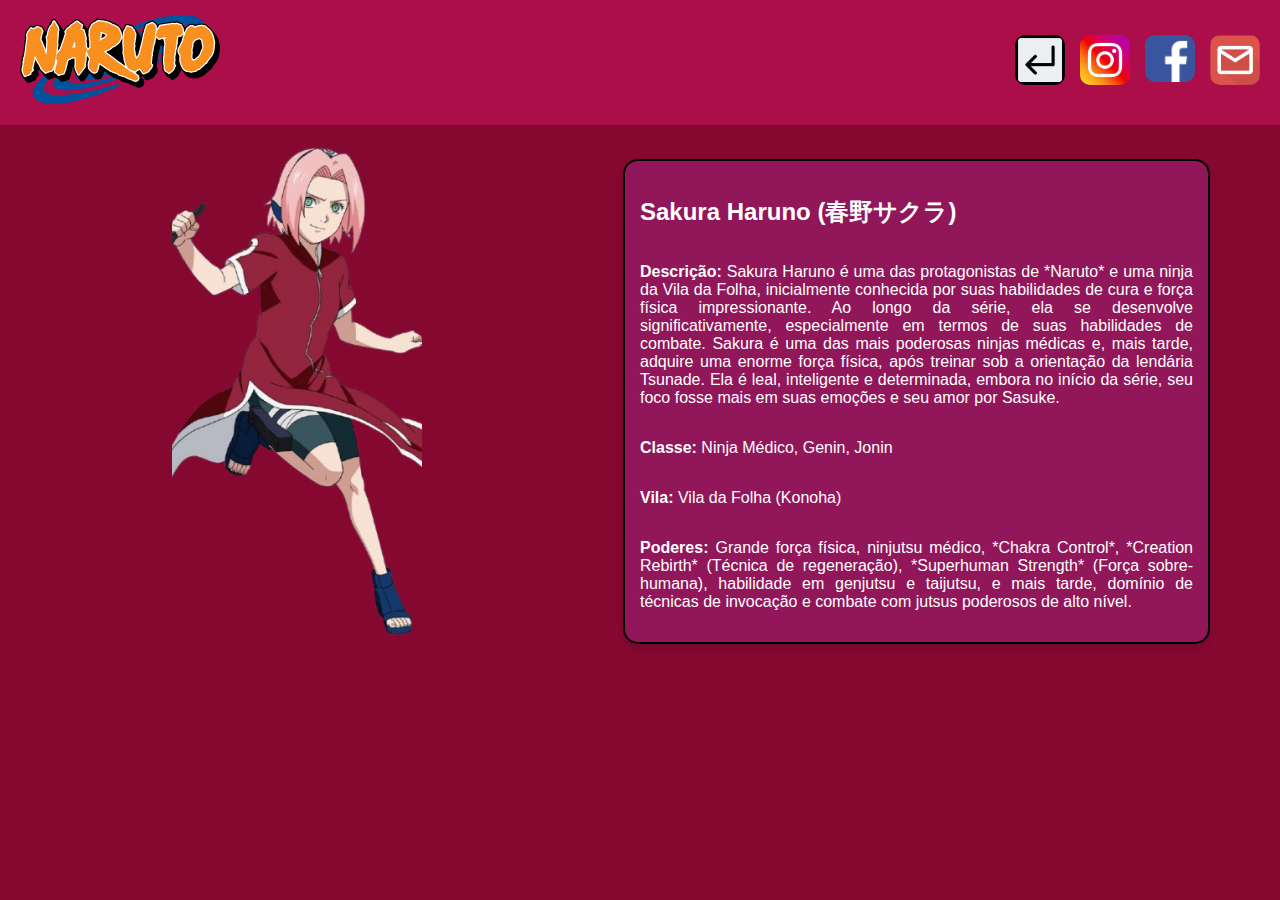
<file: sakura.html>
<!DOCTYPE html>
<html lang="pt-BR">
<head>
    <meta charset="UTF-8">
    <meta name="viewport" content="width=device-width, initial-scale=1.0">
    <title>Sakura</title>
    <link rel="stylesheet" href="Sakura.css">
    <link rel="shortcut icon" href="uzumaki.png" type="image/x-icon">
</head>
<body>

    <header>
        <div class="left-header">
           <a href="index.html"><img class="logo" src="naruto_logo_800w.webp" alt="Logo"></a> 
        </div>
        <div class="right-header">
            <a href="time7.html" ><img class="insta" src="return.png" alt="Instagram" class="icon"></a>
            <a href="https://www.instagram.com/uzumaki.brasil/?hl=pt-br" target="_blank"><img class="insta" src="insta.jpg" alt="Instagram" class="icon"></a>
            <a href="https://www.facebook.com/narutoofficialsns/?locale=pt_BR" target="_blank"><img class="face" src="facebook.png" alt="Facebook" class="icon"></a> 
            <a href="formulario.html" target="_blank"><img class="email" src="icon-email-material-design-512.webp" alt="Email" class="icon"></a>
        </div>
        
        <div class="hamburger" id="hamburger-icon">
            <span></span>
            <span></span>
            <span></span>
        </div>
    </header>

    <main>
        <section class="hero-info">
            <div class="hero-image">
                <img src="download__5_-removebg-preview.png" alt="Sakura" class="hero-img">
            </div>
            <div class="hero-description">
                <h2>Sakura Haruno (春野サクラ)</h2>
                <p><strong>Descrição:</strong> Sakura Haruno é uma das protagonistas de *Naruto* e uma ninja da Vila da Folha, inicialmente conhecida por suas habilidades de cura e força física impressionante. Ao longo da série, ela se desenvolve significativamente, especialmente em termos de suas habilidades de combate. Sakura é uma das mais poderosas ninjas médicas e, mais tarde, adquire uma enorme força física, após treinar sob a orientação da lendária Tsunade. Ela é leal, inteligente e determinada, embora no início da série, seu foco fosse mais em suas emoções e seu amor por Sasuke.</p>
                <p><strong>Classe:</strong> Ninja Médico, Genin, Jonin</p>
                <p><strong>Vila:</strong> Vila da Folha (Konoha)</p>
                <p><strong>Poderes:</strong> Grande força física, ninjutsu médico, *Chakra Control*, *Creation Rebirth* (Técnica de regeneração), *Superhuman Strength* (Força sobre-humana), habilidade em genjutsu e taijutsu, e mais tarde, domínio de técnicas de invocação e combate com jutsus poderosos de alto nível.</p>
            </div>
            
        </section>
    </main>

    <script>
        const hamburger = document.getElementById("hamburger-icon");
        const rightHeader = document.querySelector(".right-header");

        hamburger.addEventListener("click", () => {
            rightHeader.classList.toggle("active");
        });
    </script>

</body>
</html>
</file>
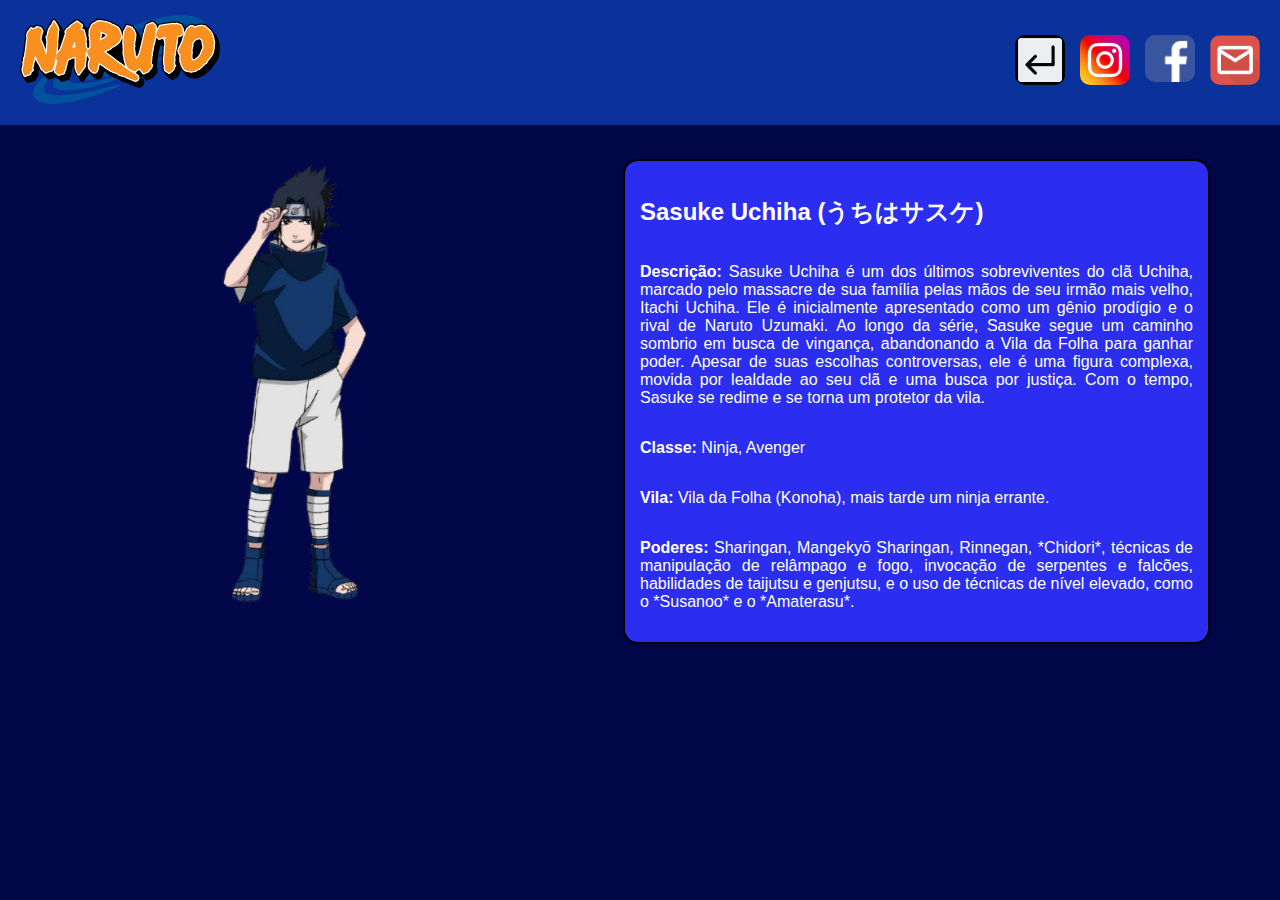
<file: sasuke.html>
<!DOCTYPE html>
<html lang="pt-BR">
<head>
    <meta charset="UTF-8">
    <meta name="viewport" content="width=device-width, initial-scale=1.0">
    <title>Sasuke</title>
    <link rel="stylesheet" href="Sasuke.css">
    <link rel="shortcut icon" href="uzumaki.png" type="image/x-icon">
</head>
<body>

    <header>
        <div class="left-header">
           <a href="index.html"><img class="logo" src="naruto_logo_800w.webp" alt="Logo"></a> 
        </div>
        <div class="right-header">
            <a href="time7.html" ><img class="insta" src="return.png" alt="Instagram" class="icon"></a>
            <a href="https://www.instagram.com/uzumaki.brasil/?hl=pt-br" target="_blank"><img class="insta" src="insta.jpg" alt="Instagram" class="icon"></a>
            <a href="https://www.facebook.com/narutoofficialsns/?locale=pt_BR" target="_blank"><img class="face" src="facebook.png" alt="Facebook" class="icon"></a> 
            <a href="formulario.html" target="_blank"><img class="email" src="icon-email-material-design-512.webp" alt="Email" class="icon"></a>
        </div>
        
        <div class="hamburger" id="hamburger-icon">
            <span></span>
            <span></span>
            <span></span>
        </div>
    </header>

    <main>
        <section class="hero-info">
            <div class="hero-image">
                <img src="Sasuke_Uchiha_render__Ultimate_Ninja_3__by_maxiuchiha22_on_DeviantArt-removebg-preview.png" alt="Sasuke" class="hero-img">
            </div>
            <div class="hero-description">
                <h2>Sasuke Uchiha (うちはサスケ)</h2>
                <p><strong>Descrição:</strong> Sasuke Uchiha é um dos últimos sobreviventes do clã Uchiha, marcado pelo massacre de sua família pelas mãos de seu irmão mais velho, Itachi Uchiha. Ele é inicialmente apresentado como um gênio prodígio e o rival de Naruto Uzumaki. Ao longo da série, Sasuke segue um caminho sombrio em busca de vingança, abandonando a Vila da Folha para ganhar poder. Apesar de suas escolhas controversas, ele é uma figura complexa, movida por lealdade ao seu clã e uma busca por justiça. Com o tempo, Sasuke se redime e se torna um protetor da vila.</p>
                <p><strong>Classe:</strong> Ninja, Avenger</p>
                <p><strong>Vila:</strong> Vila da Folha (Konoha), mais tarde um ninja errante.</p>
                <p><strong>Poderes:</strong> Sharingan, Mangekyō Sharingan, Rinnegan, *Chidori*, técnicas de manipulação de relâmpago e fogo, invocação de serpentes e falcões, habilidades de taijutsu e genjutsu, e o uso de técnicas de nível elevado, como o *Susanoo* e o *Amaterasu*.</p>
            </div>
            
            
        </section>
    </main>

    <script>
        const hamburger = document.getElementById("hamburger-icon");
        const rightHeader = document.querySelector(".right-header");

        hamburger.addEventListener("click", () => {
            rightHeader.classList.toggle("active");
        });
    </script>

</body>
</html>
</file>
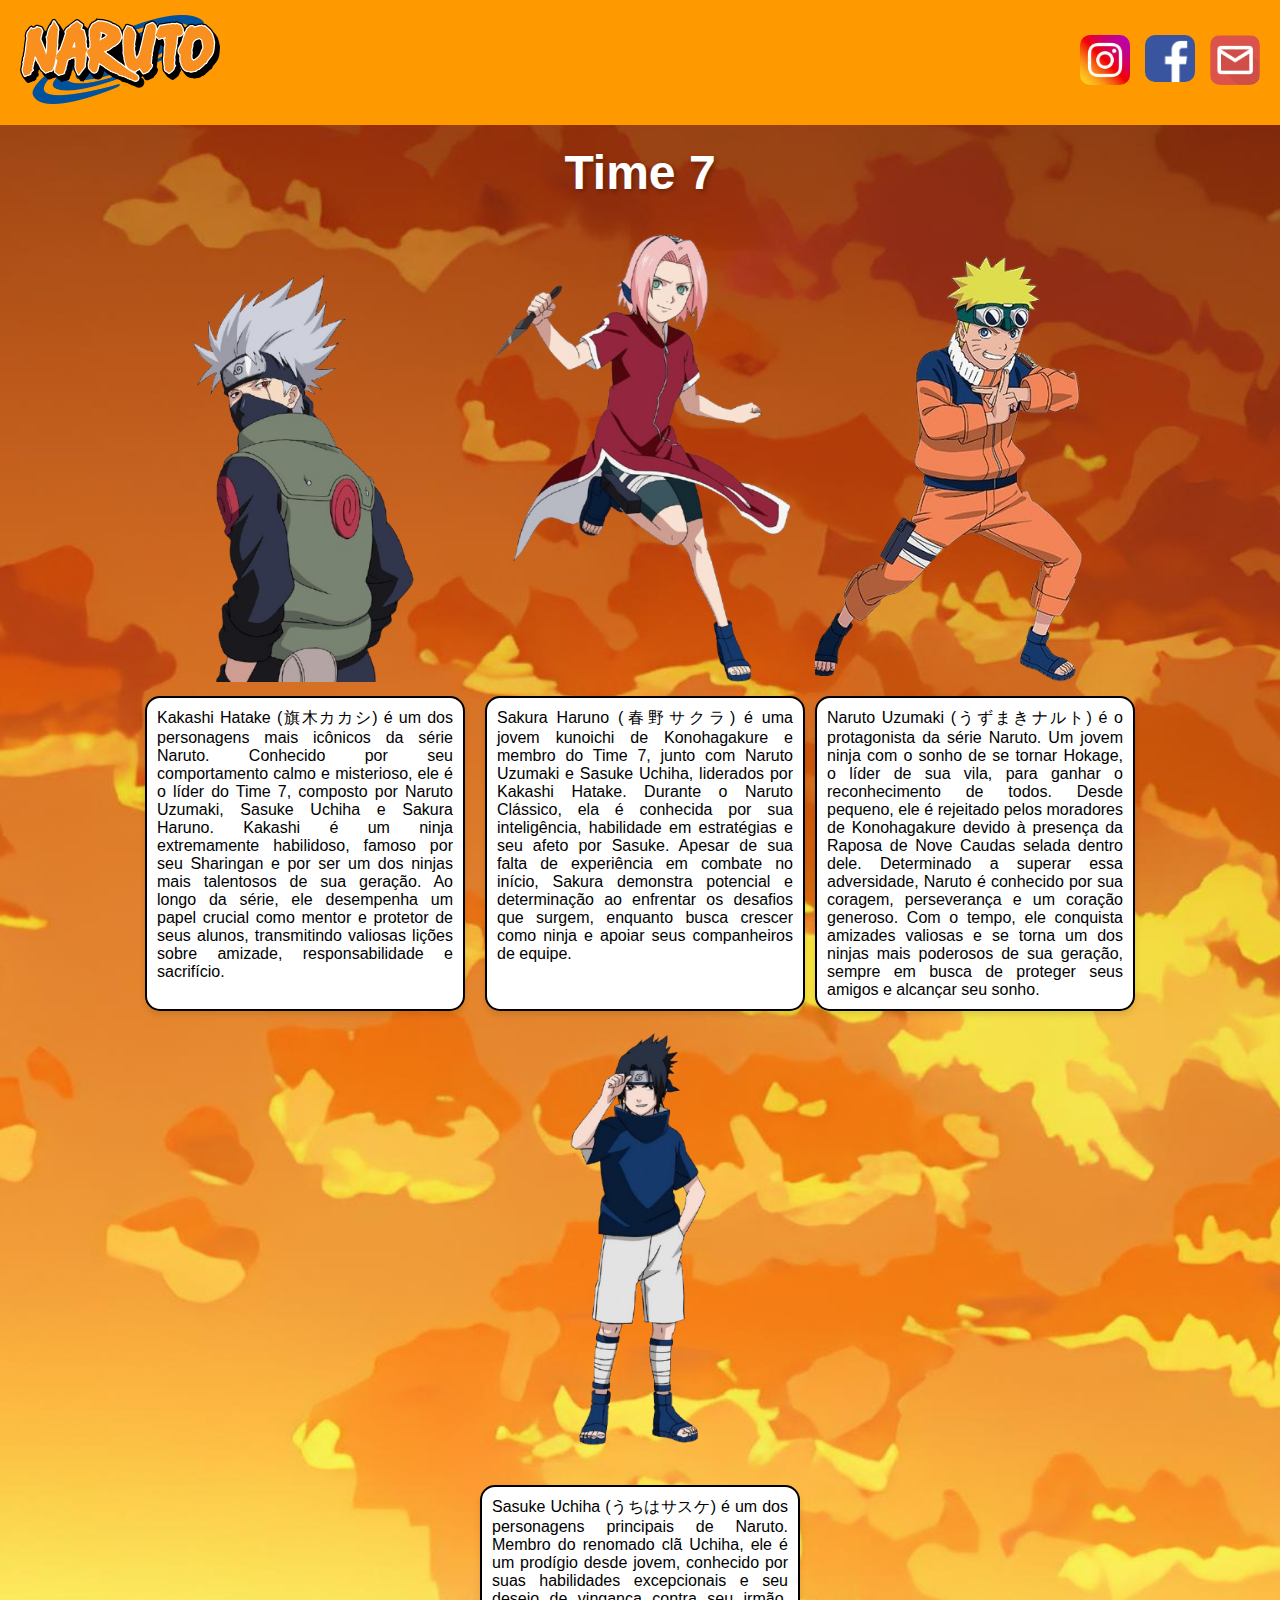
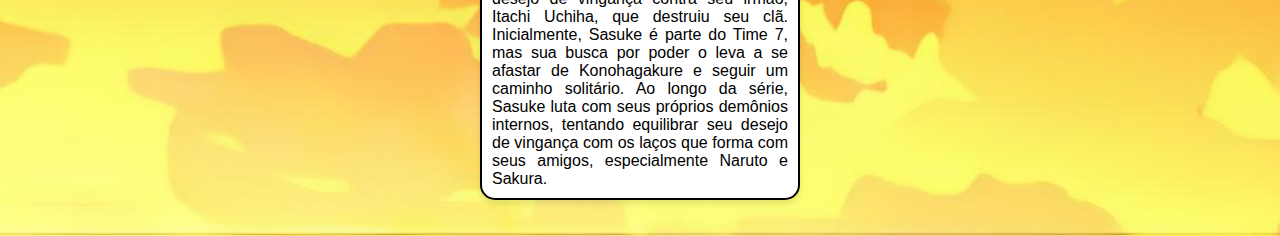
<file: time7.html>
<!DOCTYPE html>
<html lang="pt-BR">
<head>
    <meta charset="UTF-8">
    <meta name="viewport" content="width=device-width, initial-scale=1.0">
    <title>Time 7</title>
    <link rel="stylesheet" href="styles.css">
    <link rel="shortcut icon" href="uzumaki.png" type="image/x-icon">
</head>
<body>

    <header>
        <div class="left-header">
           <a href="index.html"><img class="logo" src="naruto_logo_800w.webp" alt=""></a> 
        </div>
        <div class="right-header">
            <a href="https://www.instagram.com/uzumaki.brasil/?hl=pt-br" target="_blank"> <img class="insta" src="insta.jpg" alt="Instagram" class="icon" ></a>
            <a href="https://www.facebook.com/narutoofficialsns/?locale=pt_BR" target="_blank"><img class="face" src="facebook.png" alt="Facebook" class="icon"></a> 
            <a href="formulario.html" target="_blank"><img class="email" src="icon-email-material-design-512.webp" alt="Email" class="icon"></a>
        </div>
        
        <div class="hamburger" id="hamburger-icon">
            <span></span>
            <span></span>
            <span></span>
        </div>
    </header>
    <h1>Time 7</h1>
    
    <main>
        <section class="image-section">
            <a href="kakashi.html" style="text-decoration: none; color: black;"><div class="image-container">
                <img src="Kakashi-removebg-preview.png" alt="Imagem 1" class="main-image">
                <div class="info-box">Kakashi Hatake (旗木カカシ) é um dos personagens mais icônicos da série Naruto. Conhecido por seu comportamento calmo e misterioso, ele é o líder do Time 7, composto por Naruto Uzumaki, Sasuke Uchiha e Sakura Haruno. Kakashi é um ninja extremamente habilidoso, famoso por seu Sharingan e por ser um dos ninjas mais talentosos de sua geração. Ao longo da série, ele desempenha um papel crucial como mentor e protetor de seus alunos, transmitindo valiosas lições sobre amizade, responsabilidade e sacrifício. <br><br></div>
            </div></a>
            <a href="sakura.html" style="text-decoration: none; color: black;"> <div class="image-container">
                <img src="download__5_-removebg-preview.png" alt="Imagem 1" class="main-image">
                <div class="info-box">Sakura Haruno (春野サクラ) é uma jovem kunoichi de Konohagakure e membro do Time 7, junto com Naruto Uzumaki e Sasuke Uchiha, liderados por Kakashi Hatake. Durante o Naruto Clássico, ela é conhecida por sua inteligência, habilidade em estratégias e seu afeto por Sasuke. Apesar de sua falta de experiência em combate no início, Sakura demonstra potencial e determinação ao enfrentar os desafios que surgem, enquanto busca crescer como ninja e apoiar seus companheiros de equipe. <br><br><br></div></a>
            </div>
           
            <a href="naruto.html" style="text-decoration: none; color: black;"> <div class="image-container">
                <img src="Naruto_Uzumaki_by_AiKawaiiChan_on_DeviantArt-removebg-preview.png" alt="Imagem 2" class="main-image">
                <div class="info-box">Naruto Uzumaki (うずまきナルト) é o protagonista da série Naruto. Um jovem ninja com o sonho de se tornar Hokage, o líder de sua vila, para ganhar o reconhecimento de todos. Desde pequeno, ele é rejeitado pelos moradores de Konohagakure devido à presença da Raposa de Nove Caudas selada dentro dele. Determinado a superar essa adversidade, Naruto é conhecido por sua coragem, perseverança e um coração generoso. Com o tempo, ele conquista amizades valiosas e se torna um dos ninjas mais poderosos de sua geração, sempre em busca de proteger seus amigos e alcançar seu sonho.</div>
            </div></a>
            <a href="sasuke.html" style="text-decoration: none; color: black;"> <div class="image-container">
                <img src="Sasuke_Uchiha_render__Ultimate_Ninja_3__by_maxiuchiha22_on_DeviantArt-removebg-preview.png" alt="Imagem 3" class="main-image">
                <div class="info-box">Sasuke Uchiha (うちはサスケ) é um dos personagens principais de Naruto. Membro do renomado clã Uchiha, ele é um prodígio desde jovem, conhecido por suas habilidades excepcionais e seu desejo de vingança contra seu irmão, Itachi Uchiha, que destruiu seu clã. Inicialmente, Sasuke é parte do Time 7, mas sua busca por poder o leva a se afastar de Konohagakure e seguir um caminho solitário. Ao longo da série, Sasuke luta com seus próprios demônios internos, tentando equilibrar seu desejo de vingança com os laços que forma com seus amigos, especialmente Naruto e Sakura.</div>
            </div></a>
        </section>
    </main>

    <script>
        const hamburger = document.getElementById("hamburger-icon");
        const rightHeader = document.querySelector(".right-header");

        hamburger.addEventListener("click", () => {
            rightHeader.classList.toggle("active");
        });
    </script>

    <br><br>
</body>
</html>
</file>
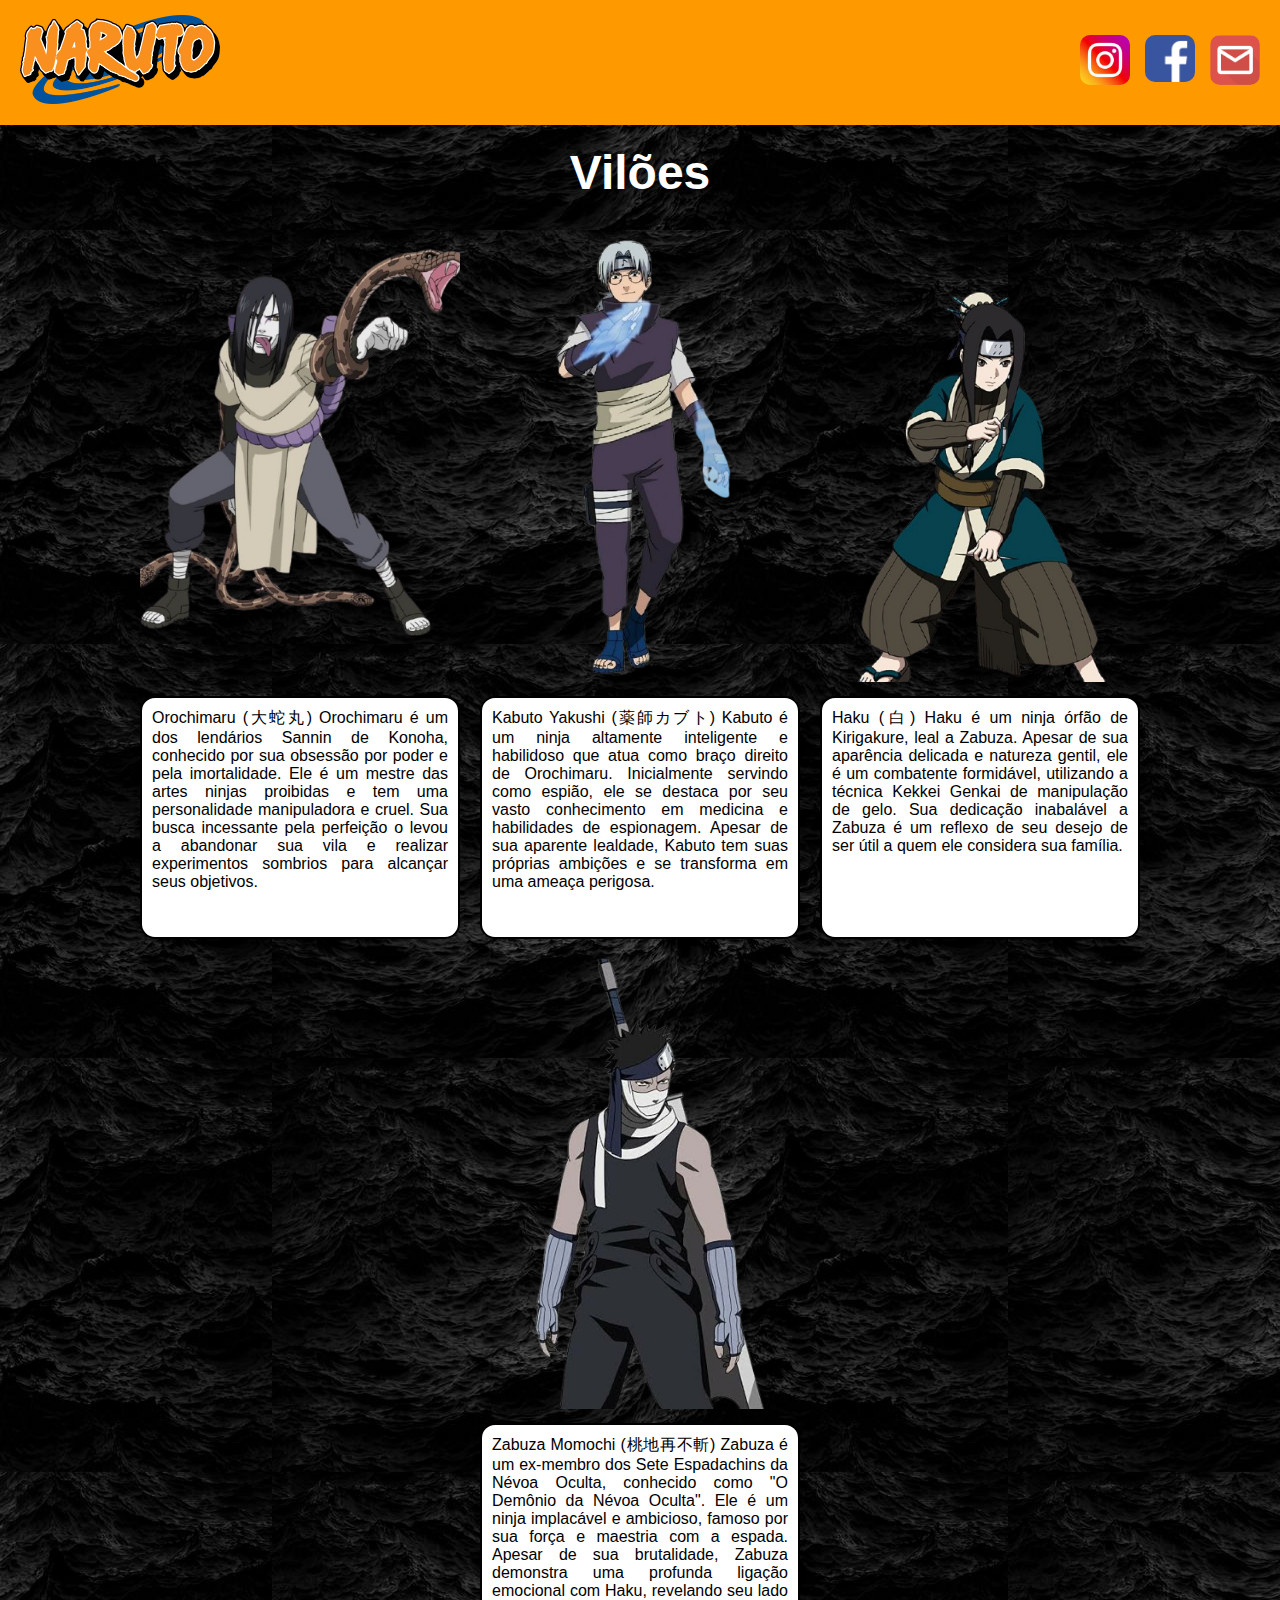
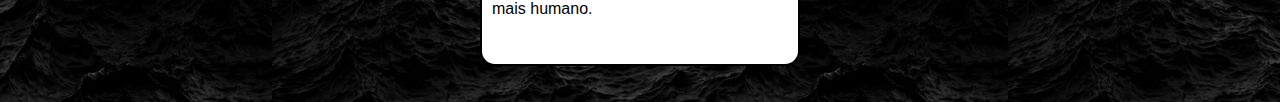
<file: viloes.html>
<!DOCTYPE html>
<html lang="pt-BR">

<head>
    <meta charset="UTF-8">
    <meta name="viewport" content="width=device-width, initial-scale=1.0">
    <title>Vilões</title>
    <link rel="stylesheet" href="stylesViloes.css">
    <link rel="shortcut icon" href="uzumaki.png" type="image/x-icon">
</head>

<body>

    <header>
        <div class="left-header">
            <a href="index.html"><img class="logo" src="naruto_logo_800w.webp" alt=""></a>
        </div>
        <div class="right-header">
            <a href="https://www.instagram.com/uzumaki.brasil/?hl=pt-br" target="_blank"> <img class="insta"
                    src="insta.jpg" alt="Instagram" class="icon"></a>
            <a href="https://www.facebook.com/narutoofficialsns/?locale=pt_BR" target="_blank"><img class="face"
                    src="facebook.png" alt="Facebook" class="icon"></a>
            <a href="formulario.html" target="_blank"><img class="email" src="icon-email-material-design-512.webp"
                    alt="Email" class="icon"></a>
        </div>

        <div class="hamburger" id="hamburger-icon">
            <span></span>
            <span></span>
            <span></span>
        </div>
    </header>
    <h1>Vilões</h1>

    <main>
        <section class="image-section">
            <div class="image-container">
                <a href="orochimaru.html"><img src="orochimaruss.png" alt="Imagem 1" class="main-image"></a>
                <div class="info-box">Orochimaru (大蛇丸)
                    Orochimaru é um dos lendários Sannin de Konoha, conhecido por sua obsessão por poder e pela
                    imortalidade. Ele é um mestre das artes ninjas proibidas e tem uma personalidade manipuladora e
                    cruel. Sua busca incessante pela perfeição o levou a abandonar sua vila e realizar experimentos
                    sombrios para alcançar seus objetivos. <br><br><br></div>
            </div>
            <div class="image-container">
                <a href="kabuto.html"><img src="kabutoooo.png" alt="Imagem 1" class="main-image"></a>
                <div class="info-box">Kabuto Yakushi (薬師カブト)
                    Kabuto é um ninja altamente inteligente e habilidoso que atua como braço direito de Orochimaru.
                    Inicialmente servindo como espião, ele se destaca por seu vasto conhecimento em medicina e
                    habilidades de espionagem. Apesar de sua aparente lealdade, Kabuto tem suas próprias ambições e se
                    transforma em uma ameaça perigosa.<br><br><br></div>
            </div>

            <div class="image-container">
                <a href="haku.html"><img src="haku.png" alt="Imagem 2" class="main-image"></a>
                <div class="info-box">Haku (白)
                    Haku é um ninja órfão de Kirigakure, leal a Zabuza. Apesar de sua aparência delicada e natureza
                    gentil, ele é um combatente formidável, utilizando a técnica Kekkei Genkai de manipulação de gelo.
                    Sua dedicação inabalável a Zabuza é um reflexo de seu desejo de ser útil a quem ele considera sua
                    família. <br><br><br><br><br></div>
            </div>
            <div class="image-container">
                <a href="zabuza.html"><img src="zab.png" alt="Imagem 3" class="main-image"></a>
                <div class="info-box">Zabuza Momochi (桃地再不斬)
                    Zabuza é um ex-membro dos Sete Espadachins da Névoa Oculta, conhecido como "O Demônio da Névoa
                    Oculta". Ele é um ninja implacável e ambicioso, famoso por sua força e maestria com a espada. Apesar
                    de sua brutalidade, Zabuza demonstra uma profunda ligação emocional com Haku, revelando seu lado
                    mais humano. <br><br><br></div>
            </div>
        </section>
    </main>

    <script>
        const hamburger = document.getElementById("hamburger-icon");
        const rightHeader = document.querySelector(".right-header");

        hamburger.addEventListener("click", () => {
            rightHeader.classList.toggle("active");
        });
    </script>

    <br><br>
</body>

</html>
</file>
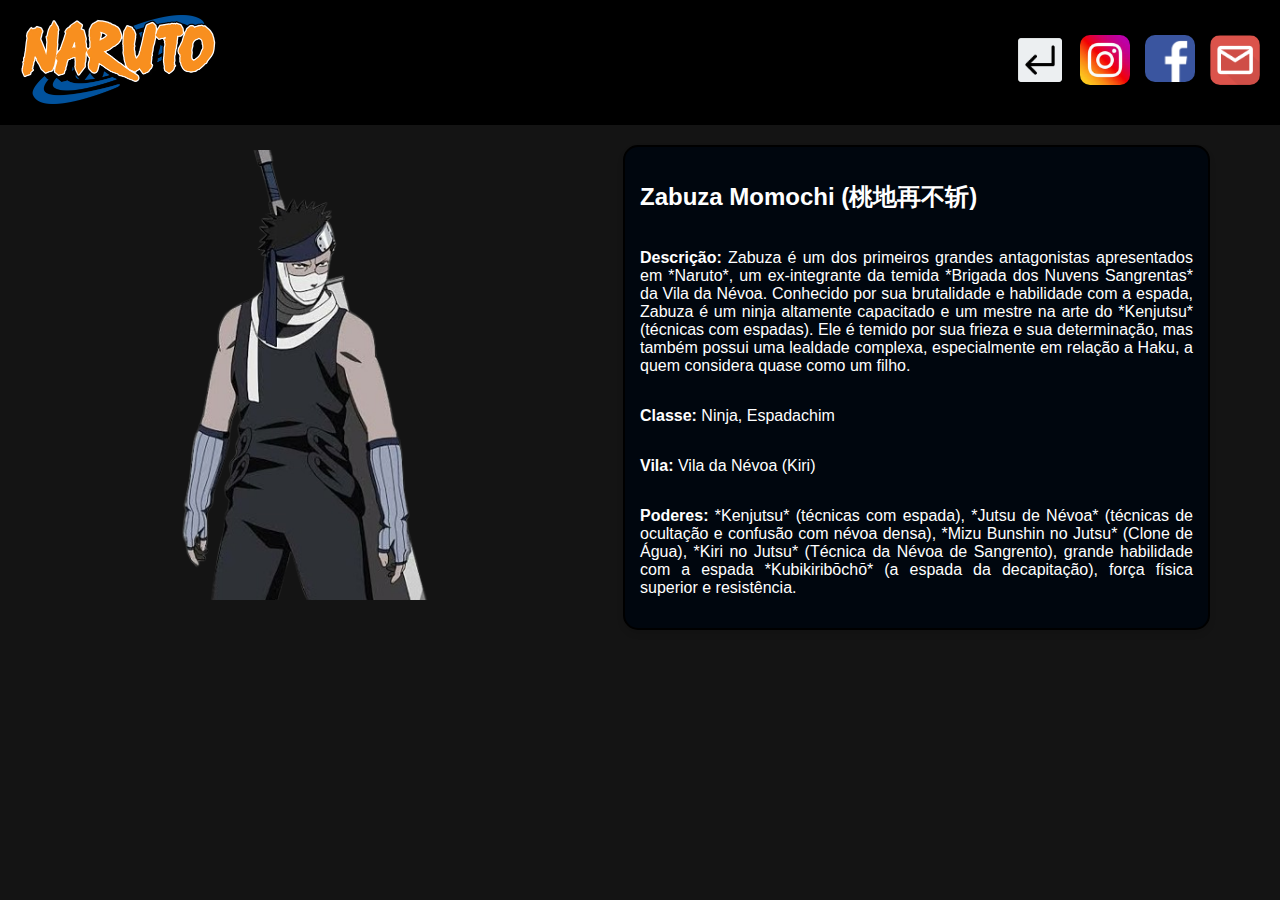
<file: zabuza.html>
<!DOCTYPE html>
<html lang="pt-BR">
<head>
    <meta charset="UTF-8">
    <meta name="viewport" content="width=device-width, initial-scale=1.0">
    <title>Vilão - Zabuza</title>
    <link rel="stylesheet" href="zabuza.css">
    <link rel="shortcut icon" href="uzumaki.png" type="image/x-icon">
</head>
<body>

    <header>
        <div class="left-header">
           <a href="index.html"><img class="logo" src="naruto_logo_800w.webp" alt="Logo"></a> 
        </div>
        <div class="right-header">
            <a href="viloes.html" ><img class="insta" src="return.png" alt="Instagram" class="icon"></a>
            <a href="https://www.instagram.com/uzumaki.brasil/?hl=pt-br" target="_blank"><img class="insta" src="insta.jpg" alt="Instagram" class="icon"></a>
            <a href="https://www.facebook.com/narutoofficialsns/?locale=pt_BR" target="_blank"><img class="face" src="facebook.png" alt="Facebook" class="icon"></a> 
            <a href="formulario.html" target="_blank"><img class="email" src="icon-email-material-design-512.webp" alt="Email" class="icon"></a>
        </div>
        
        <div class="hamburger" id="hamburger-icon">
            <span></span>
            <span></span>
            <span></span>
        </div>
    </header>

    <main>
        <section class="villain-info">
            <div class="villain-image">
                <img src="zab.png" alt="Zabuza" class="villain-img">
            </div>
            <div class="villain-description">
                <h2>Zabuza Momochi (桃地再不斩)</h2>
                <p><strong>Descrição:</strong> Zabuza é um dos primeiros grandes antagonistas apresentados em *Naruto*, um ex-integrante da temida *Brigada dos Nuvens Sangrentas* da Vila da Névoa. Conhecido por sua brutalidade e habilidade com a espada, Zabuza é um ninja altamente capacitado e um mestre na arte do *Kenjutsu* (técnicas com espadas). Ele é temido por sua frieza e sua determinação, mas também possui uma lealdade complexa, especialmente em relação a Haku, a quem considera quase como um filho.</p>
                <p><strong>Classe:</strong> Ninja, Espadachim</p>
                <p><strong>Vila:</strong> Vila da Névoa (Kiri)</p>
                <p><strong>Poderes:</strong> *Kenjutsu* (técnicas com espada), *Jutsu de Névoa* (técnicas de ocultação e confusão com névoa densa), *Mizu Bunshin no Jutsu* (Clone de Água), *Kiri no Jutsu* (Técnica da Névoa de Sangrento), grande habilidade com a espada *Kubikiribōchō* (a espada da decapitação), força física superior e resistência.</p>
            </div>
            
            
        </section>
    </main>

    <script>
        const hamburger = document.getElementById("hamburger-icon");
        const rightHeader = document.querySelector(".right-header");

        hamburger.addEventListener("click", () => {
            rightHeader.classList.toggle("active");
        });
    </script>

</body>
</html>
</file>
<file: StyleMain.css>
body {
    margin: 0;
    background-image: url('naru\ back.jpg');
    background-size: cover;
    background-repeat: no-repeat;
    font-family: Impact, Haettenschweiler, 'Arial Narrow Bold', sans-serif;
}
header {
    display: flex;
    justify-content: space-between;
    align-items: center;
    background-color: #ff9900;
    background-size: cover;
    background-position: center;
    background-repeat: no-repeat;
    padding: 15px 20px;
    color: white;
    border-image-width: 2px;
    position: relative; 
}

.logo {
    width: 200px;
    height: auto;
}

.face, .insta, .email {
    width: 50px;
    height: auto;
    border-radius: 10px;
}
.leaf{
    width: 50px;
    height: auto;
    border-radius: 10px;
}

.left-header {
    font-size: 24px;
    font-weight: bold;
}

.right-header {
    display: flex;
    gap: 15px;
}

.right-header .icon {
    width: 24px;
    height: 24px;
}

.hamburger {
    display: none; 
    flex-direction: column;
    gap: 5px;
    cursor: pointer;
}

.hamburger span {
    width: 30px;
    height: 4px;
    background-color: white;
    border-radius: 5px;
}



main {
    display: flex;
    justify-content: center;
    align-items: center;
    padding: 0px;
}

.square-container {
    display: flex;
    justify-content: space-between;
    width: 100%;
    gap: 20px;
    flex-wrap: wrap; 
}

.left-squares, .right-squares {
    display: flex;
    flex-direction: column;
    gap: 20px;
}

.square {
    position: relative;
    width: 340px;
    height: 220px;
    background-color: white;
    border: 2px solid #000000;
    border-radius: 15px;
    overflow: hidden;
    margin-top: 20px;
    margin-left: 20px;
    margin-right: 20px;
    text-align: center;
    box-shadow: 0 4px 6px rgba(0, 0, 0, 0.1);
    transition: transform 0.3s ease-in-out;  
}


.square:hover {
    transform: scale(1.05);  
}

.square img {
    width: 100%;
    height: 100%;
    object-fit: cover;
}

.square p {
    position: absolute;
    top: 50%;
    left: 50%;
    transform: translate(-50%, -50%);
    color: rgb(255, 255, 255);
    text-shadow: 2px 2px 5px rgba(0, 0, 0, 1);
    font-size: 28px;
    z-index: 1;
}




@media (max-width: 1024px) {
    
    body {
        background-size: cover; 
        background-position: center; 
        background-attachment: fixed; 
    }

    .header {
        display: flex;
        justify-content: space-between;
        align-items: center;
    }

    .logo {
        width: 150px; 
    }

    .left-header, .right-header {
        font-size: 20px; 
    }

    .square-container {
        justify-content: center; 
    }

    .square {
        width: 280px;
        height: 180px;
    }

    
    .right-header {
        display: flex; 
        gap: 15px;
    }

    
    .right-header .icon {
        width: 24px;
        height: 24px;
    }

    .hamburger {
        display: flex; 
    }
    .right-header {
        display: flex;
        position: absolute;
        top: -10px; 
        right: 0px; 
        gap: 15px; 
        align-items: center; 
        background-color: #ff9900; 
        padding: 5px; 
        border-radius: 8px; 
    }
    
    .face, .insta, .email {
        width: 50px;
        height: auto;
        border-radius: 10px;
        margin-top: 0;
    }
    
    
}




@media (max-width: 768px) {
    header {
        flex-direction: column; 
        text-align: center;
        padding: 10px;
    }

    .left-header, .right-header {
        font-size: 18px; 
    }

    .square-container {
        flex-direction: column;
        align-items: center;
        gap: 15px;
    }

    .square {
        width: 250px;
        height: 150px;
    }

    .logo {
        width: 120px; 
    }

    .right-header {
        margin-top: 10px; 
    }
}


@media (max-width: 480px) {
    .square {
        width: 220px;
        height: 140px;
    }

    .left-header, .right-header {
        font-size: 16px; 
    }

    .logo {
        width: 100px; 
    }

    .right-header {
        flex-direction: column;
        gap: 10px;
    }

    .hamburger {
        display: flex; 
    }

    
    .hamburger.active + .right-header {
        display: flex;
        flex-direction: column;
        gap: 10px;
    }
}
</file>
<file: episodios.css>
body {
    font-family: Arial, sans-serif;
    margin: 0;
    background-color: #ff7b00;
    overflow-x: hidden; 
}


header {
    display: flex;
    justify-content: space-between;
    align-items: center;
    background-color: #ff9900;
    padding: 15px 20px;
    color: white;
}

.logo {
    width: 100%;
    max-width: 200px;
    height: auto;
}

.face, .insta, .email {
    width: 50px;
    height: auto;
    border-radius: 10px;
}

.left-header {
    font-size: 24px;
    font-weight: bold;
}

.right-header {
    display: flex;
    gap: 15px;
}

.hamburger {
    display: none;
}


.favorite-episodes {
    padding: 20px;
    max-width: 1200px;
    margin: 0 auto;
}

.favorite-episodes h1 {
    text-align: center;
    margin-bottom: 20px;
    color: white;
}


.episode-list {
    display: flex;
    flex-direction: column;
    gap: 20px;
}

.episode-card {
    display: flex;
    flex-wrap: wrap; 
    gap: 20px;
    border: 1px solid #000000;
    border-radius: 10px;
    padding: 10px;
    background-color: white;
    box-shadow: 0 4px 8px rgba(0, 0, 0, 0.1);
    width: 100%; 
    box-sizing: border-box;
}


.episode-card img {
    width: 100%; 
    max-width: 350px; 
    height: auto;
    object-fit: cover; 
    border-radius: 10px;
}


.episode-info {
    flex: 2;
    display: flex;
    flex-direction: column;
    justify-content: space-between;
    width: 100%; 
}

.episode-info h2 {
    margin: 0;
    font-size: 1.5rem;
}

.episode-info p {
    margin: 10px 0;
    line-height: 1.5;
}

.trailer-btn {
    align-self: flex-start;
    background-color: #ff9900;
    color: white;
    border: none;
    border-radius: 5px;
    padding: 10px 20px;
    cursor: pointer;
    transition: background-color 0.3s;
}

.trailer-btn:hover {
    background-color: #e68a00;
}


.modal {
    display: none; 
    position: fixed;
    top: 50%;
    left: 50%;
    transform: translate(-50%, -50%);
    width: 90%;
    max-width: 800px;
    background-color: rgb(255, 174, 0);
    padding: 20px;
    border-radius: 10px;
    box-shadow: 0 4px 10px rgba(0, 0, 0, 0.3);
    z-index: 1000;
}


.modal-content {
    position: relative;
    overflow: hidden;
}


.close-btn {
    position: absolute;
    top: 10px;
    right: 10px;
    cursor: pointer;
    font-size: 40px;
    color: #ff9900;
}

iframe {
    width: 100%;
    height: 500px; 
    border: none;
    object-fit: cover; 
}


@media (max-width: 768px) {
    iframe {
        height: 300px; 
    }
}

@media (max-width: 480px) {
    iframe {
        height: 250px; 
    }
}
</file>
<file: haku.css>
body {
    margin: 0;
    font-family: Arial, sans-serif;
    background-color: rgb(0, 49, 58);
    background-size: cover;
    background-position: center;
    background-repeat: no-repeat;
    color: #ffffff;
}


header {
    display: flex;
    justify-content: space-between;
    align-items: center;
    background-color: #000; 
    padding: 15px 20px;
    color: white;
    border-image-width: 2px;
    position: relative; 
}

.logo {
    width: 200px;
    height: auto;
}

.face, .insta, .email {
    width: 50px;
    height: auto;
    border-radius: 10px;
}

.left-header {
    font-size: 24px;
    font-weight: bold;
}

.right-header {
    display: flex;
    gap: 15px;
}

.right-header .icon {
    width: 24px;
    height: 24px;
}

.hamburger {
    display: none; 
    flex-direction: column;
    gap: 5px;
    cursor: pointer;
}

.hamburger span {
    width: 30px;
    height: 4px;
    background-color: white;
    border-radius: 5px;
}


main {
    display: flex;
    justify-content: center;
    align-items: center;
    padding: 20px;
}


.villain-info {
    display: flex;
    gap: 50px; 
    justify-content: center;
    align-items: center;
    flex-wrap: wrap; 
}


.villain-image {
    text-align: center;
    width: 320px;
    order: 0;
    flex: 1;
}


.villain-img {
    width: 350px;
    height: 450px;
    object-fit: cover;
    margin-bottom: 20px; 
}


.villain-description {
    margin-top: 0px;
    background-color: rgb(0, 37, 51);
    border: 2px solid #000000;
    margin-right: 50px;
    border-radius: 15px;
    padding: 15px;
    font-size: 16px;
    box-shadow: 0 4px 6px rgba(0, 0, 0, 0.1);
    min-height: 180px;
    text-align: justify;
    word-wrap: break-word;
    display: flex;
    flex-direction: column;
    justify-content: center;
    flex: 1;
}


@media (max-width: 768px) {
    .villain-info {
        flex-direction: column;
        align-items: center;
    }
    

    .villain-image:nth-child(2) {
        order: -1;
    }

    .villain-img {
        height: 400px;
    }

    .villain-description {
        font-size: 14px;
    margin-right: 0px;

    }

    .hamburger {
        display: flex; 
    }

    .right-header {
        display: none; 
    }

    .right-header.active {
        display: flex; 
        flex-direction: column;
        gap: 10px;
        position: absolute;
        top: 50px;
        right: 20px;
        background-color: #ff9900;
        padding: 20px;
        border-radius: 10px;
    }
}

@media (max-width: 480px) {
    .villain-img {
        height: 400px;
    }

    .villain-description {
        font-size: 12px;
    }
}
</file>
<file: kabuto.css>
body {
    margin: 0;
    font-family: Arial, sans-serif;
    background-color: rgb(14, 0, 39);
    background-size: cover;
    background-position: center;
    background-repeat: no-repeat;
    color: #ffffff;
}


header {
    display: flex;
    justify-content: space-between;
    align-items: center;
    background-color: #000; 
    padding: 15px 20px;
    color: white;
    border-image-width: 2px;
    position: relative; 
}

.logo {
    width: 200px;
    height: auto;
}

.face, .insta, .email {
    width: 50px;
    height: auto;
    border-radius: 10px;
}

.left-header {
    font-size: 24px;
    font-weight: bold;
}

.right-header {
    display: flex;
    gap: 15px;
}

.right-header .icon {
    width: 24px;
    height: 24px;
}

.hamburger {
    display: none; 
    flex-direction: column;
    gap: 5px;
    cursor: pointer;
}

.hamburger span {
    width: 30px;
    height: 4px;
    background-color: white;
    border-radius: 5px;
}


main {
    display: flex;
    justify-content: center;
    align-items: center;
    padding: 20px;
}


.villain-info {
    display: flex;
    gap: 50px; 
    justify-content: center;
    align-items: center;
    flex-wrap: wrap; 
}


.villain-image {
    text-align: center;
    width: 320px;
    order: 0;
    flex: 1;
}


.villain-img {
    width: 350px;
    height: 450px;
    object-fit: cover;
    margin-bottom: 20px; 
}


.villain-description {
    margin-top: 0px;
    background-color: rgb(0, 29, 73);
    border: 2px solid #000000;
    margin-right: 50px;
    border-radius: 15px;
    padding: 15px;
    font-size: 16px;
    box-shadow: 0 4px 6px rgba(0, 0, 0, 0.1);
    min-height: 180px;
    text-align: justify;
    word-wrap: break-word;
    display: flex;
    flex-direction: column;
    justify-content: center;
    flex: 1;
}


@media (max-width: 768px) {
    .villain-info {
        flex-direction: column;
        align-items: center;
    }
    

    .villain-image:nth-child(2) {
        order: -1;
    }

    .villain-img {
        height: 400px;
    }

    .villain-description {
        font-size: 14px;
    margin-right: 0px;

    }

    .hamburger {
        display: flex; 
    }

    .right-header {
        display: none; 
    }

    .right-header.active {
        display: flex; 
        flex-direction: column;
        gap: 10px;
        position: absolute;
        top: 50px;
        right: 20px;
        background-color: #ff9900;
        padding: 20px;
        border-radius: 10px;
    }
}

@media (max-width: 480px) {
    .villain-img {
        height: 400px;
    }

    .villain-description {
        font-size: 12px;
    }
}
</file>
<file: kakashi.css>
body {
    margin: 0;
    font-family: Arial, sans-serif;
    background-color: rgb(36, 47, 71);
    background-size: cover;
    background-position: center;
    background-repeat: no-repeat;
    color: #ffffff;
}


header {
    display: flex;
    justify-content: space-between;
    align-items: center;
    background-color: #21205a; 
    padding: 15px 20px;
    color: white;
    border-image-width: 2px;
    position: relative; 
}

.logo {
    width: 200px;
    height: auto;
}

.face, .insta, .email {
    width: 50px;
    height: auto;
    border-radius: 10px;
}

.left-header {
    font-size: 24px;
    font-weight: bold;
}

.right-header {
    display: flex;
    gap: 15px;
}

.right-header .icon {
    width: 24px;
    height: 24px;
}

.hamburger {
    display: none; 
    flex-direction: column;
    gap: 5px;
    cursor: pointer;
}

.hamburger span {
    width: 30px;
    height: 4px;
    background-color: white;
    border-radius: 5px;
}


main {
    display: flex;
    justify-content: center;
    align-items: center;
    padding: 20px;
}


.hero-info {
    display: flex;
    gap: 50px; 
    justify-content: center;
    align-items: center;
    flex-wrap: wrap; 
}


.hero-image {
    text-align: center;
    width: 320px;
    order: 0;
    flex: 1;
}


.hero-img {
    width: 350px;
    height: 450px;
    object-fit: cover;
    margin-bottom: 20px; 
}


.hero-description {
    margin-top: 0px;
    background-color: rgb(19, 72, 121);
    border: 2px solid #000000;
    margin-right: 50px;
    border-radius: 15px;
    padding: 15px;
    font-size: 16px;
    box-shadow: 0 4px 6px rgba(0, 0, 0, 0.1);
    min-height: 180px;
    text-align: justify;
    word-wrap: break-word;
    display: flex;
    flex-direction: column;
    justify-content: center;
    flex: 1;
}


@media (max-width: 768px) {
    .hero-info {
        flex-direction: column;
        align-items: center;
    }
    
    .hero-image:nth-child(2) {
        order: -1;
    }

    .hero-img {
        height: 400px;
    }

    .hero-description {
        font-size: 14px;
        margin-right: 0px;
    }

    .hamburger {
        display: flex; 
    }

    .right-header {
        display: none; 
    }

    .right-header.active {
        display: flex; 
        flex-direction: column;
        gap: 10px;
        position: absolute;
        top: 50px;
        right: 20px;
        background-color: #ff9900;
        padding: 20px;
        border-radius: 10px;
    }
}

@media (max-width: 480px) {
    .hero-img {
        height: 400px;
    }

    .hero-description {
        font-size: 12px;
    }
}
</file>
<file: naruto.css>
body {
    margin: 0;
    font-family: Arial, sans-serif;
    background-color: rgb(112, 45, 0);
    background-size: cover;
    background-position: center;
    background-repeat: no-repeat;
    color: #ffffff;
}


header {
    display: flex;
    justify-content: space-between;
    align-items: center;
    background-color: #ff7300; 
    padding: 15px 20px;
    color: white;
    border-image-width: 2px;
    position: relative; 
}

.logo {
    width: 200px;
    height: auto;
}

.face, .insta, .email {
    width: 50px;
    height: auto;
    border-radius: 10px;
}

.left-header {
    font-size: 24px;
    font-weight: bold;
}

.right-header {
    display: flex;
    gap: 15px;
}

.right-header .icon {
    width: 24px;
    height: 24px;
}

.hamburger {
    display: none; 
    flex-direction: column;
    gap: 5px;
    cursor: pointer;
}

.hamburger span {
    width: 30px;
    height: 4px;
    background-color: white;
    border-radius: 5px;
}


main {
    display: flex;
    justify-content: center;
    align-items: center;
    padding: 20px;
}


.hero-info {
    display: flex;
    gap: 50px; 
    justify-content: center;
    align-items: center;
    flex-wrap: wrap; 
}


.hero-image {
    text-align: center;
    width: 320px;
    order: 0;
    flex: 1;
}


.hero-img {
    width: 350px;
    height: 450px;
    object-fit: cover;
    margin-bottom: 20px; 
}


.hero-description {
    margin-top: 0px;
    background-color: rgb(206, 110, 0);
    border: 2px solid #000000;
    margin-right: 50px;
    border-radius: 15px;
    padding: 15px;
    font-size: 16px;
    box-shadow: 0 4px 6px rgba(0, 0, 0, 0.1);
    min-height: 180px;
    text-align: justify;
    word-wrap: break-word;
    display: flex;
    flex-direction: column;
    justify-content: center;
    flex: 1;
}


@media (max-width: 768px) {
    .hero-info {
        flex-direction: column;
        align-items: center;
    }
    
    .hero-image:nth-child(2) {
        order: -1;
    }

    .hero-img {
        height: 400px;
    }

    .hero-description {
        font-size: 14px;
        margin-right: 0px;
    }

    .hamburger {
        display: flex; 
    }

    .right-header {
        display: none; 
    }

    .right-header.active {
        display: flex; 
        flex-direction: column;
        gap: 10px;
        position: absolute;
        top: 50px;
        right: 20px;
        background-color: #ff9900;
        padding: 20px;
        border-radius: 10px;
    }
}

@media (max-width: 480px) {
    .hero-img {
        height: 400px;
    }

    .hero-description {
        font-size: 12px;
    }
}
</file>
<file: vilao.css>
body {
    margin: 0;
    font-family: Arial, sans-serif;
    background-color: rgb(39, 0, 39);
    background-size: cover;
    background-position: center;
    background-repeat: no-repeat;
    color: #ffffff;
}


header {
    display: flex;
    justify-content: space-between;
    align-items: center;
    background-color: #000; 
    padding: 15px 20px;
    color: white;
    border-image-width: 2px;
    position: relative; 
}

.logo {
    width: 200px;
    height: auto;
}

.face, .insta, .email {
    width: 50px;
    height: auto;
    border-radius: 10px;
}

.left-header {
    font-size: 24px;
    font-weight: bold;
}

.right-header {
    display: flex;
    gap: 15px;
}

.right-header .icon {
    width: 24px;
    height: 24px;
}

.hamburger {
    display: none; 
    flex-direction: column;
    gap: 5px;
    cursor: pointer;
}

.hamburger span {
    width: 30px;
    height: 4px;
    background-color: white;
    border-radius: 5px;
}


main {
    display: flex;
    justify-content: center;
    align-items: center;
    padding: 20px;
}


.villain-info {
    display: flex;
    gap: 50px; 
    justify-content: center;
    align-items: center;
    flex-wrap: wrap; 
}


.villain-image {
    text-align: center;
    width: 320px;
    order: 0;
    flex: 1;
}


.villain-img {
    width: 350px;
    height: 450px;
    object-fit: cover;
    margin-bottom: 20px; 
}


.villain-description {
    margin-top: -50px;
    background-color: rgb(92, 2, 84);
    border: 2px solid #000000;
    margin-right: 50px;
    border-radius: 15px;
    padding: 15px;
    font-size: 16px;
    box-shadow: 0 4px 6px rgba(0, 0, 0, 0.1);
    min-height: 180px;
    text-align: justify;
    word-wrap: break-word;
    display: flex;
    flex-direction: column;
    justify-content: center;
    flex: 1;
}


@media (max-width: 768px) {
    .villain-info {
        flex-direction: column;
        align-items: center;
    }
    

    .villain-image:nth-child(2) {
        order: -1;
    }

    .villain-img {
        height: 400px;
    }

    .villain-description {
        font-size: 14px;
    margin-right: 0px;

    }

    .hamburger {
        display: flex; 
    }

    .right-header {
        display: none; 
    }

    .right-header.active {
        display: flex; 
        flex-direction: column;
        gap: 10px;
        position: absolute;
        top: 50px;
        right: 20px;
        background-color: #ff9900;
        padding: 20px;
        border-radius: 10px;
    }
}

@media (max-width: 480px) {
    .villain-img {
        height: 400px;
    }

    .villain-description {
        font-size: 12px;
    }
}
</file>
<file: personagens.css>
body {
    margin: 0;
    font-family: Arial, sans-serif;
    background-color: #ff9100; 
}


header {
    display: flex;
    justify-content: space-between;
    align-items: center;
    background-color: #ff9900; 
    background-size: cover;
    background-position: center;
    background-repeat: no-repeat;
    padding: 15px 20px;
    color: white;
    border-image-width: 2px;
    position: relative; 
}

.logo {
    width: 200px;
    height: auto;
}

.face, .insta, .email {
    width: 50px;
    height: auto;
    border-radius: 10px;
}

.left-header {
    font-size: 24px;
    font-weight: bold;
}

.right-header {
    display: flex;
    gap: 15px;
}

.right-header .icon {
    width: 24px;
    height: 24px;
}

.hamburger {
    display: none; 
    flex-direction: column;
    gap: 5px;
    cursor: pointer;
}

.hamburger span {
    width: 30px;
    height: 4px;
    background-color: white;
    border-radius: 5px;
}


.character-list {
    display: flex;
    flex-direction: column;
    align-items: center;
    gap: 20px;
    padding: 20px;
    background-color: #e46f03;
    min-height: calc(100vh - 70px); 
}

.character-card {
    display: flex;
    align-items: flex-start;
    width: 80%;
    max-width: 800px;
    background-color: white;
    border: 2px solid #000000;
    border-radius: 10px;
    box-shadow: 0 4px 6px rgba(0, 0, 0, 0.1);
    overflow: hidden;
}

.character-image img {
    width: 150px;
    height: 150px;
    object-fit: cover;
    border-radius: 10px;
    margin: 10px;
}

.character-info {
    padding: 10px;
    flex-grow: 1;
    display: flex;
    flex-direction: column;
    justify-content: center;
}

.character-info p {
    margin: 5px 0;
    font-size: 16px;
    text-align: left;
    color: #000;
}


@media (max-width: 768px) {
    .character-info p {
        font-size: 14px; 
        line-height: 1.5; 
    }

    .character-card {
        width: 95%; 
    }

    .image-section {
        flex-direction: column;
        align-items: center;
    }

    
    .image-container:nth-child(2) {
        order: -1;
    }

    .main-image {
        height: 400px;
    }

    .info-box {
        font-size: 14px;
    }

    .hamburger {
        display: flex; 
    }

    .right-header {
        display: none; 
    }

    .right-header.active {
        display: flex; 
        flex-direction: column;
        gap: 10px;
        position: absolute;
        top: 50px;
        right: 20px;
        background-color: #ff9900;
        padding: 20px;
        border-radius: 10px;
    }
}

@media (max-width: 480px) {
    .character-info p {
        font-size: 12px; 
        line-height: 1.4; 
    }

    .character-card {
        width: 100%; 
    }

    .main-image {
        height: 400px;
    }

    .info-box {
        font-size: 12px;
    }
}
</file>
<file: Sakura.css>
body {
    margin: 0;
    font-family: Arial, sans-serif;
    background-color: rgb(133, 8, 49);
    background-size: cover;
    background-position: center;
    background-repeat: no-repeat;
    color: #ffffff;
}


header {
    display: flex;
    justify-content: space-between;
    align-items: center;
    background-color: #ac0e4a;

    padding: 15px 20px;
    color: white;
    border-image-width: 2px;
    position: relative; 
}

.logo {
    width: 200px;
    height: auto;
}

.face, .insta, .email {
    width: 50px;
    height: auto;
    border-radius: 10px;
}

.left-header {
    font-size: 24px;
    font-weight: bold;
}

.right-header {
    display: flex;
    gap: 15px;
}

.right-header .icon {
    width: 24px;
    height: 24px;
}

.hamburger {
    display: none; 
    flex-direction: column;
    gap: 5px;
    cursor: pointer;
}

.hamburger span {
    width: 30px;
    height: 4px;
    background-color: white;
    border-radius: 5px;
}


main {
    display: flex;
    justify-content: center;
    align-items: center;
    padding: 20px;
}


.hero-info {
    display: flex;
    gap: 50px; 
    justify-content: center;
    align-items: center;
    flex-wrap: wrap; 
}


.hero-image {
    text-align: center;
    width: 320px;
    order: 0;
    flex: 1;
}


.hero-img {
    width: 250px;
    height: 490px;
    object-fit: cover;
    margin-bottom: 20px; 
}


.hero-description {
    margin-top: 0px;
    background-color: rgb(146, 22, 90);
    border: 2px solid #000000;
    margin-right: 50px;
    border-radius: 15px;
    padding: 15px;
    font-size: 16px;
    box-shadow: 0 4px 6px rgba(0, 0, 0, 0.1);
    min-height: 180px;
    text-align: justify;
    word-wrap: break-word;
    display: flex;
    flex-direction: column;
    justify-content: center;
    flex: 1;
}


@media (max-width: 768px) {
    .hero-info {
        flex-direction: column;
        align-items: center;
    }
    
    .hero-image:nth-child(2) {
        order: -1;
    }

    .hero-img {
        height: 400px;
    }

    .hero-description {
        font-size: 14px;
        margin-right: 0px;
    }

    .hamburger {
        display: flex; 
    }

    .right-header {
        display: none; 
    }

    .right-header.active {
        display: flex; 
        flex-direction: column;
        gap: 10px;
        position: absolute;
        top: 50px;
        right: 20px;
        background-color: #ff9900;
        padding: 20px;
        border-radius: 10px;
    }
}

@media (max-width: 480px) {
    .hero-img {
        height: 400px;
    }

    .hero-description {
        font-size: 12px;
    }
}
</file>
<file: Sasuke.css>
body {
    margin: 0;
    font-family: Arial, sans-serif;
    background-color: rgb(2, 7, 73);
    background-size: cover;
    background-position: center;
    background-repeat: no-repeat;
    color: #ffffff;
}


header {
    display: flex;
    justify-content: space-between;
    align-items: center;
    background-color: #0b319b;

    padding: 15px 20px;
    color: white;
    border-image-width: 2px;
    position: relative; 
}

.logo {
    width: 200px;
    height: auto;
}

.face, .insta, .email {
    width: 50px;
    height: auto;
    border-radius: 10px;
}

.left-header {
    font-size: 24px;
    font-weight: bold;
}

.right-header {
    display: flex;
    gap: 15px;
}

.right-header .icon {
    width: 24px;
    height: 24px;
}

.hamburger {
    display: none; 
    flex-direction: column;
    gap: 5px;
    cursor: pointer;
}

.hamburger span {
    width: 30px;
    height: 4px;
    background-color: white;
    border-radius: 5px;
}


main {
    display: flex;
    justify-content: center;
    align-items: center;
    padding: 20px;
}


.hero-info {
    display: flex;
    gap: 50px; 
    justify-content: center;
    align-items: center;
    flex-wrap: wrap; 
}


.hero-image {
    text-align: center;
    width: 320px;
    order: 0;
    flex: 1;
}


.hero-img {
    width: 250px;
    height: 490px;
    object-fit: cover;
    margin-bottom: 20px; 
}


.hero-description {
    margin-top: 0px;
    background-color: rgb(43, 46, 240);
    border: 2px solid #000000;
    margin-right: 50px;
    border-radius: 15px;
    padding: 15px;
    font-size: 16px;
    box-shadow: 0 4px 6px rgba(0, 0, 0, 0.1);
    min-height: 180px;
    text-align: justify;
    word-wrap: break-word;
    display: flex;
    flex-direction: column;
    justify-content: center;
    flex: 1;
}


@media (max-width: 768px) {
    .hero-info {
        flex-direction: column;
        align-items: center;
    }
    
    .hero-image:nth-child(2) {
        order: -1;
    }

    .hero-img {
        height: 400px;
    }

    .hero-description {
        font-size: 14px;
        margin-right: 0px;
    }

    .hamburger {
        display: flex; 
    }

    .right-header {
        display: none; 
    }

    .right-header.active {
        display: flex; 
        flex-direction: column;
        gap: 10px;
        position: absolute;
        top: 50px;
        right: 20px;
        background-color: #ff9900;
        padding: 20px;
        border-radius: 10px;
    }
}

@media (max-width: 480px) {
    .hero-img {
        height: 400px;
    }

    .hero-description {
        font-size: 12px;
    }
}
</file>
<file: styles.css>
body {
    margin: 0;
    font-family: Arial, sans-serif;
    background-image: url('nuvem\ \(2\).jpg');
    background-size: cover;
    background-position: center;
    background-repeat: no-repeat;
}


header {
    display: flex;
    justify-content: space-between;
    align-items: center;
    background-color: #ff9900;
    background-size: cover;
    background-position: center;
    background-repeat: no-repeat;
    padding: 15px 20px;
    color: white;
    border-image-width: 2px;
    position: relative; 
}

.logo {
    width: 200px;
    height: auto;
}

.face, .insta, .email {
    width: 50px;
    height: auto;
    border-radius: 10px;
}
.left-header {
    font-size: 24px;
    font-weight: bold;
}

.right-header {
    display: flex;
    gap: 15px;
}

.right-header .icon {
    width: 24px;
    height: 24px;
}

.hamburger {
    display: none; 
    flex-direction: column;
    gap: 5px;
    cursor: pointer;
}

.hamburger span {
    width: 30px;
    height: 4px;
    background-color: white;
    border-radius: 5px;
}


main {
    display: flex;
    justify-content: center;
    align-items: center;
    padding: 0px;
}

.image-section {
    display: flex;
    gap: 10px; 
    justify-content: center;
    align-items: flex-start;
    flex-wrap: wrap; 
}

.image-container {
    text-align: center;
    width: 320px;
    order: 0;
}


.main-image {
    width: 100%;
    height: 450px;
    object-fit: cover;
    transition: transform 0.3s ease; 
}


.main-image:hover {
    transform: scale(1.1); 
}


.info-box {
    margin-top: 10px;
    background-color: white;
    border: 2px solid #000000;
    border-radius: 15px;
    padding: 10px;
    font-size: 16px;
    box-shadow: 0 4px 6px rgba(0, 0, 0, 0.1);
    min-height: 180px;
    text-align: justify;
    word-wrap: break-word;
    display: flex;
    flex-direction: column;
    justify-content: flex-start;
}

h1 {
    font-family: 'Arial', sans-serif;
    font-size: 3rem;
    text-align: center;
    color: #ffffff;
    text-shadow: 2px 2px 5px rgba(0, 0, 0, 0.3);
    margin-top: 20px;
}


@media (max-width: 768px) {
    .image-section {
        flex-direction: column;
        align-items: center;
    }

    
    .image-container:nth-child(2) {
        order: -1;
    }

    .main-image {
        height: 400px;
    }

    .info-box {
        font-size: 14px;
    }

    .hamburger {
        display: flex; 
    }

    .right-header {
        display: none; 
    }

    .right-header.active {
        display: flex; 
        flex-direction: column;
        gap: 10px;
        position: absolute;
        top: 50px;
        right: 20px;
        background-color: #ff9900;
        padding: 20px;
        border-radius: 10px;
    }
}

@media (max-width: 480px) {
    .main-image {
        height: 400px;
    }

    .info-box {
        font-size: 12px;
    }
}
</file>
<file: stylesViloes.css>
body {
    margin: 0;
    font-family: Arial, sans-serif;
    background-image: url('Black\ Waves\ Wallpaper\ for\ DeskK\ 3840x2160.jpg');
    
    background-position: center;
}


header {
    display: flex;
    justify-content: space-between;
    align-items: center;
    background-color: #ff9900;
    background-size: cover;
    background-position: center;
    background-repeat: no-repeat;
    padding: 15px 20px;
    color: white;
    border-image-width: 2px;
    position: relative; 
}

.logo {
    width: 200px;
    height: auto;
}

.face, .insta, .email {
    width: 50px;
    height: auto;
    border-radius: 10px;
}

.left-header {
    font-size: 24px;
    font-weight: bold;
}

.right-header {
    display: flex;
    gap: 15px;
}

.right-header .icon {
    width: 24px;
    height: 24px;
}

.hamburger {
    display: none; 
    flex-direction: column;
    gap: 5px;
    cursor: pointer;
}

.hamburger span {
    width: 30px;
    height: 4px;
    background-color: white;
    border-radius: 5px;
}


main {
    display: flex;
    justify-content: center;
    align-items: center;
    padding: 0px;
}

.image-section {
    display: flex;
    gap: 20px; 
    justify-content: center;
    align-items: flex-start;
    flex-wrap: wrap; 
}

.image-container {
    text-align: center;
    width: 320px;
    order: 0;
}

.main-image {
    width: 100%;
    height: 450px;
    object-fit: cover;
    transition: transform 0.3s ease-in-out; 
}

.main-image:hover {
    transform: scale(1.1); 
}



.info-box {
    margin-top: 10px;
    background-color: white;
    border: 2px solid #000000;
    border-radius: 15px;
    padding: 10px;
    font-size: 16px;
    box-shadow: 0 4px 6px rgba(0, 0, 0, 0.1);
    min-height: 180px;
    text-align: justify;
    word-wrap: break-word;
    display: flex;
    flex-direction: column;
    justify-content: flex-start;
}

h1 {
    font-family: 'Arial', sans-serif;
    font-size: 3rem;
    text-align: center;
    color: #ffffff;
    text-shadow: 2px 2px 5px rgba(0, 0, 0, 0.3);
    margin-top: 20px;
}


@media (max-width: 768px) {
    .image-section {
        flex-direction: column;
        align-items: center;
    }

    
    .image-container:nth-child(2) {
        order: -1;
    }

    .main-image {
        height: 400px;
    }

    .info-box {
        font-size: 14px;
    }

    .hamburger {
        display: flex; 
    }

    .right-header {
        display: none; 
    }

    .right-header.active {
        display: flex; 
        flex-direction: column;
        gap: 10px;
        position: absolute;
        top: 50px;
        right: 20px;
        background-color: #ff9900;
        padding: 20px;
        border-radius: 10px;
    }
}

@media (max-width: 480px) {
    .main-image {
        height: 400px;
    }

    .info-box {
        font-size: 12px;
    }
}
</file>
<file: zabuza.css>
body {
    margin: 0;
    font-family: Arial, sans-serif;
    background-color: rgb(20, 20, 20);
    background-size: cover;
    background-position: center;
    background-repeat: no-repeat;
    color: #ffffff;
}


header {
    display: flex;
    justify-content: space-between;
    align-items: center;
    background-color: #000;
    padding: 15px 20px;
    color: white;
    border-image-width: 2px;
    position: relative;
}

.logo {
    width: 200px;
    height: auto;
}

.face,
.insta,
.email {
    width: 50px;
    height: auto;
    border-radius: 10px;
}

.left-header {
    font-size: 24px;
    font-weight: bold;
}

.right-header {
    display: flex;
    gap: 15px;
}

.right-header .icon {
    width: 24px;
    height: 24px;
}

.hamburger {
    display: none;
    flex-direction: column;
    gap: 5px;
    cursor: pointer;
}

.hamburger span {
    width: 30px;
    height: 4px;
    background-color: white;
    border-radius: 5px;
}


main {
    display: flex;
    justify-content: center;
    align-items: center;
    padding: 20px;
}


.villain-info {
    display: flex;
    gap: 50px;
    justify-content: center;
    align-items: center;
    flex-wrap: wrap;
}


.villain-image {
    text-align: center;
    width: 320px;
    order: 0;
    flex: 1;
}


.villain-img {
    width: 350px;
    height: 450px;
    object-fit: cover;
    margin-bottom: 20px;
}


.villain-description {
    margin-top: 0px;
    background-color: rgb(0, 6, 14);
    border: 2px solid #000000;
    margin-right: 50px;
    border-radius: 15px;
    padding: 15px;
    font-size: 16px;
    box-shadow: 0 4px 6px rgba(0, 0, 0, 0.1);
    min-height: 180px;
    text-align: justify;
    word-wrap: break-word;
    display: flex;
    flex-direction: column;
    justify-content: center;
    flex: 1;
}


@media (max-width: 768px) {
    .villain-info {
        flex-direction: column;
        align-items: center;
    }


    .villain-image:nth-child(2) {
        order: -1;
    }

    .villain-img {
        height: 400px;
    }

    .villain-description {
        font-size: 14px;
        margin-right: 0px;

    }

    .hamburger {
        display: flex;
    }

    .right-header {
        display: none;
    }

    .right-header.active {
        display: flex;
        flex-direction: column;
        gap: 10px;
        position: absolute;
        top: 50px;
        right: 20px;
        background-color: #ff9900;
        padding: 20px;
        border-radius: 10px;
    }
}

@media (max-width: 480px) {
    .villain-img {
        height: 400px;
    }

    .villain-description {
        font-size: 12px;
    }
}
</file>
